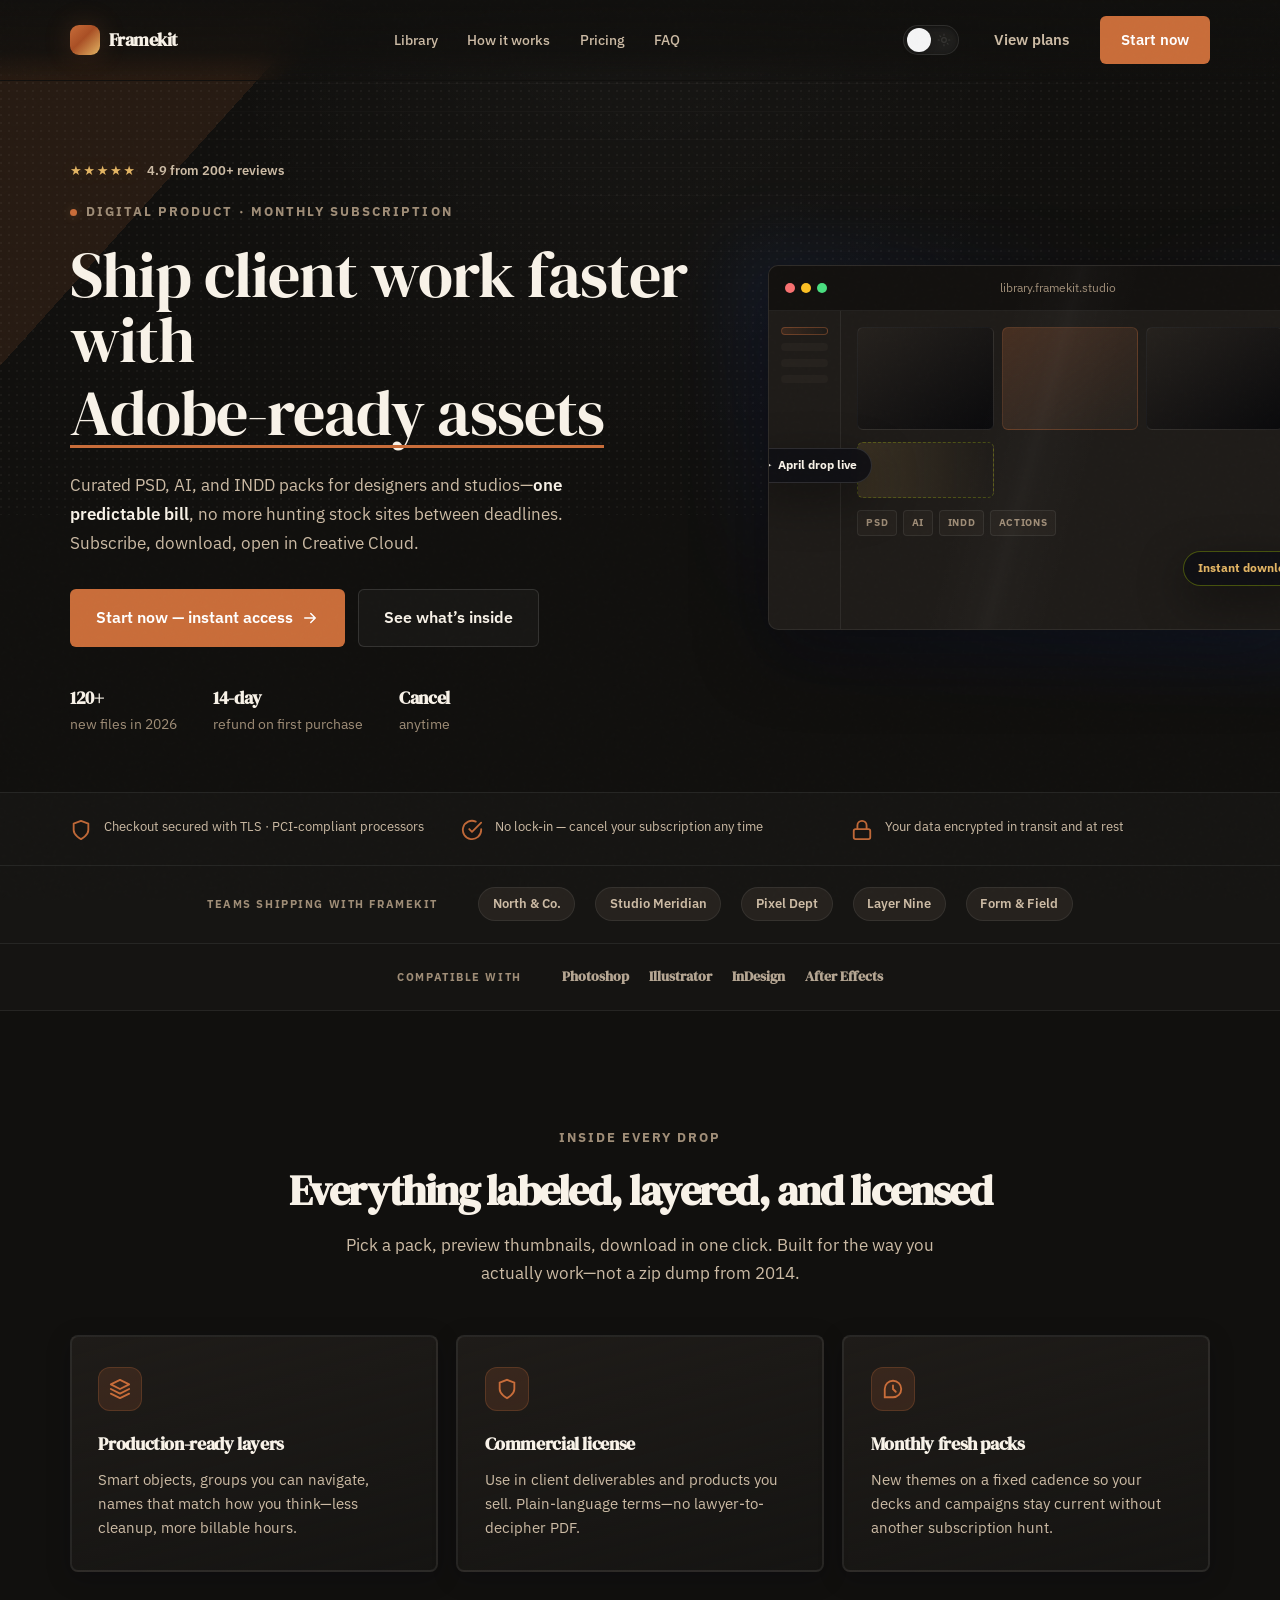
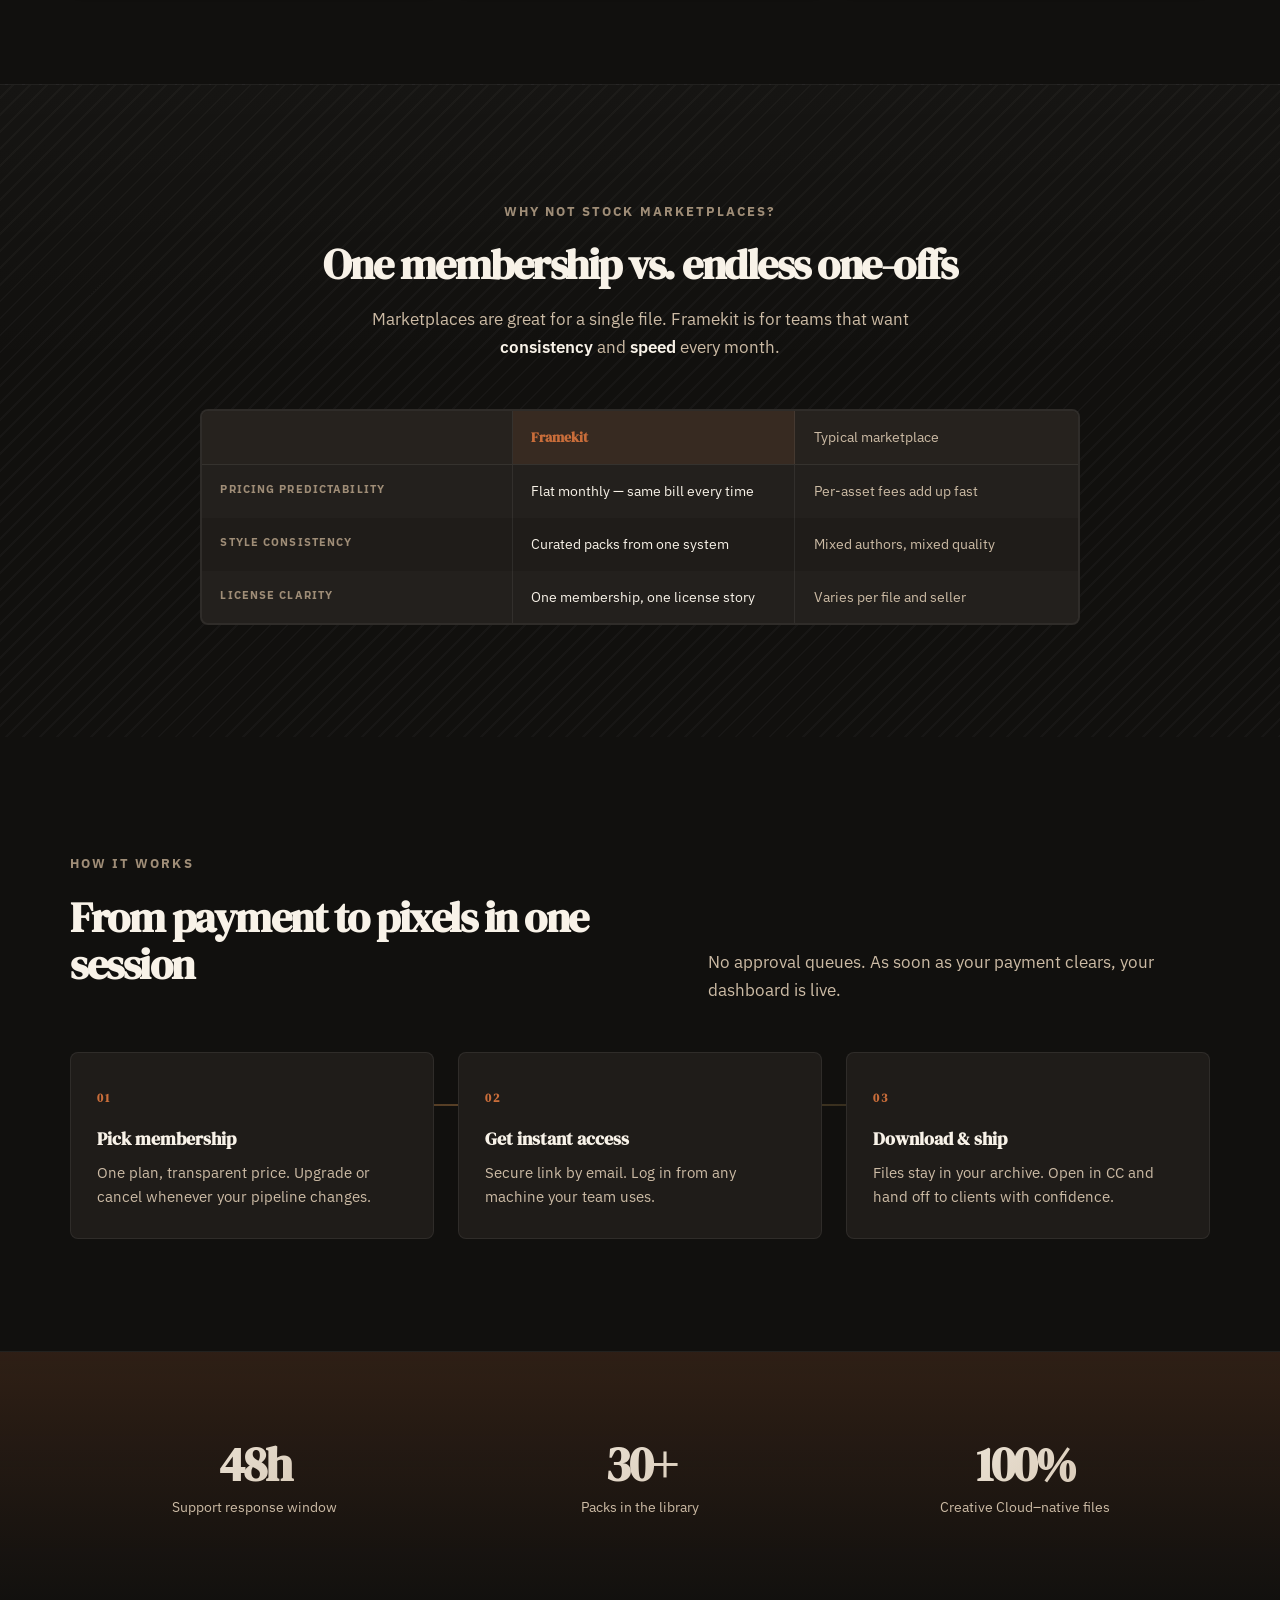
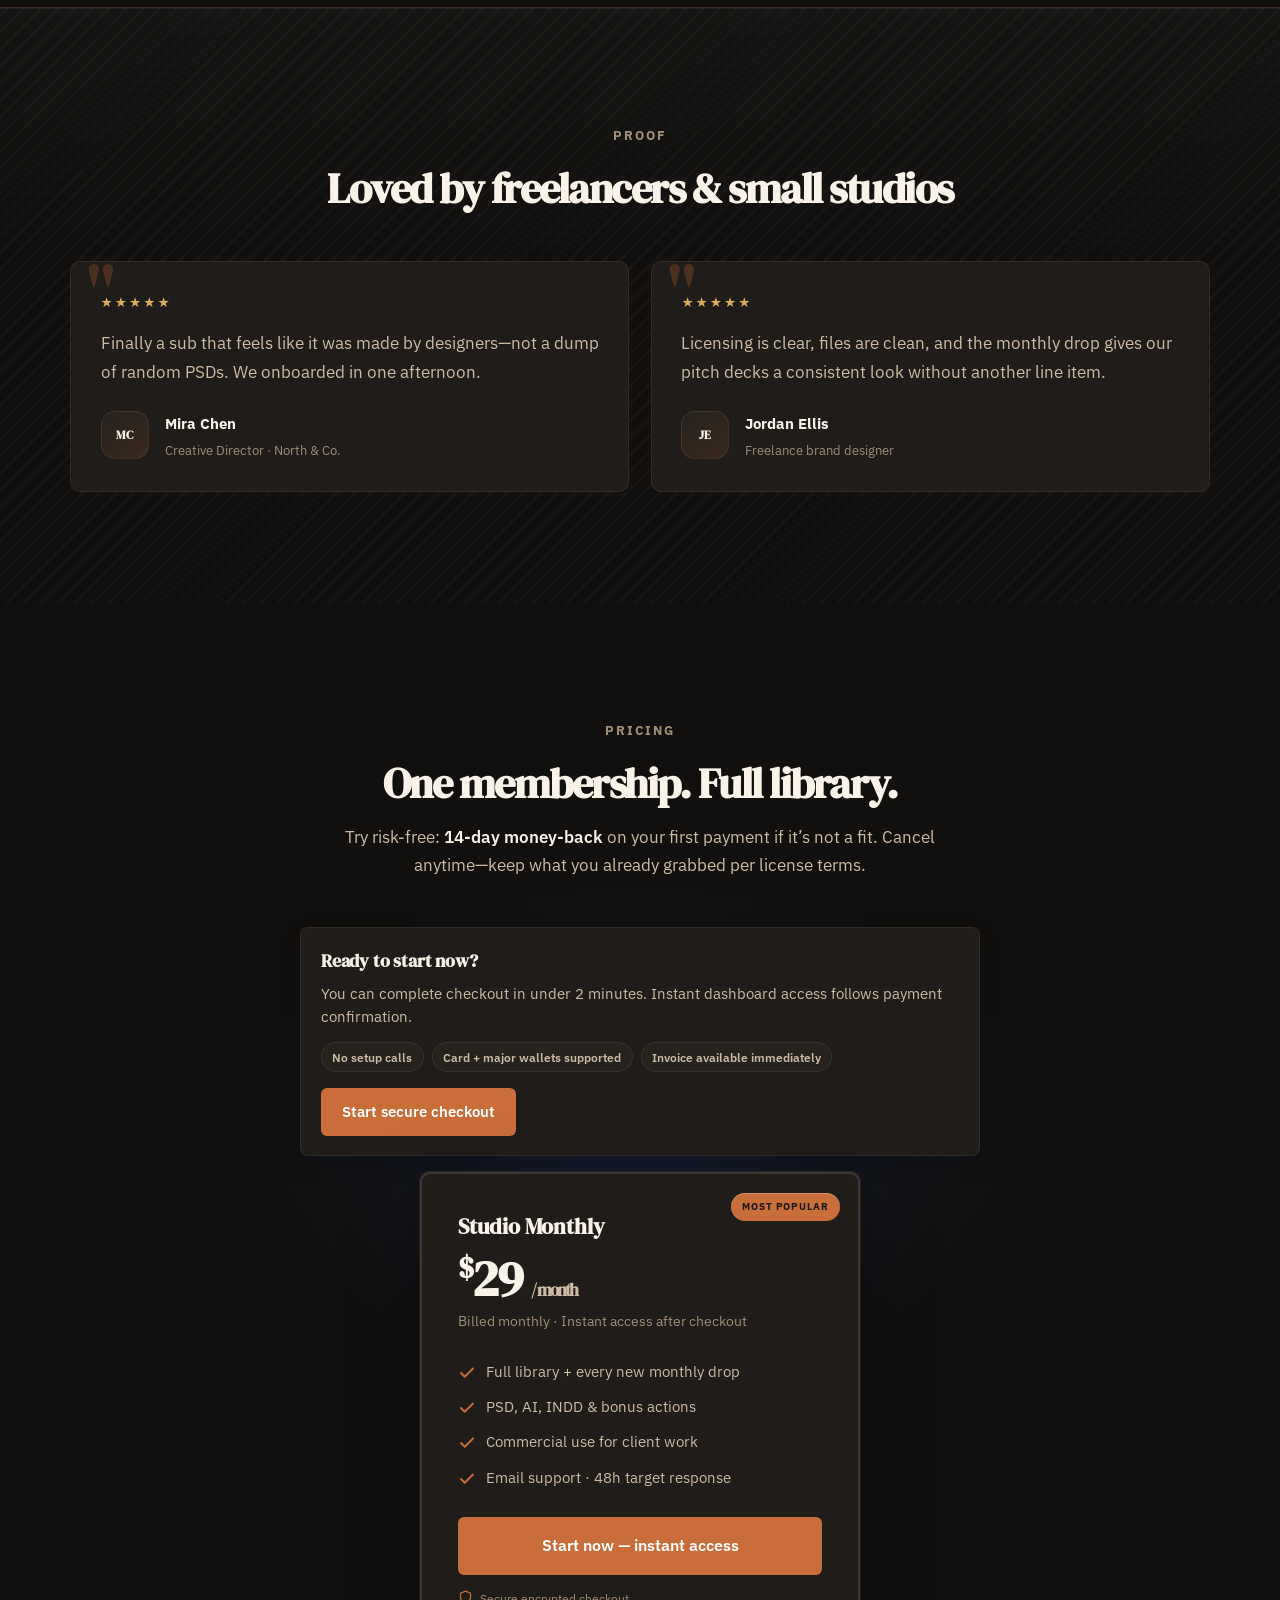
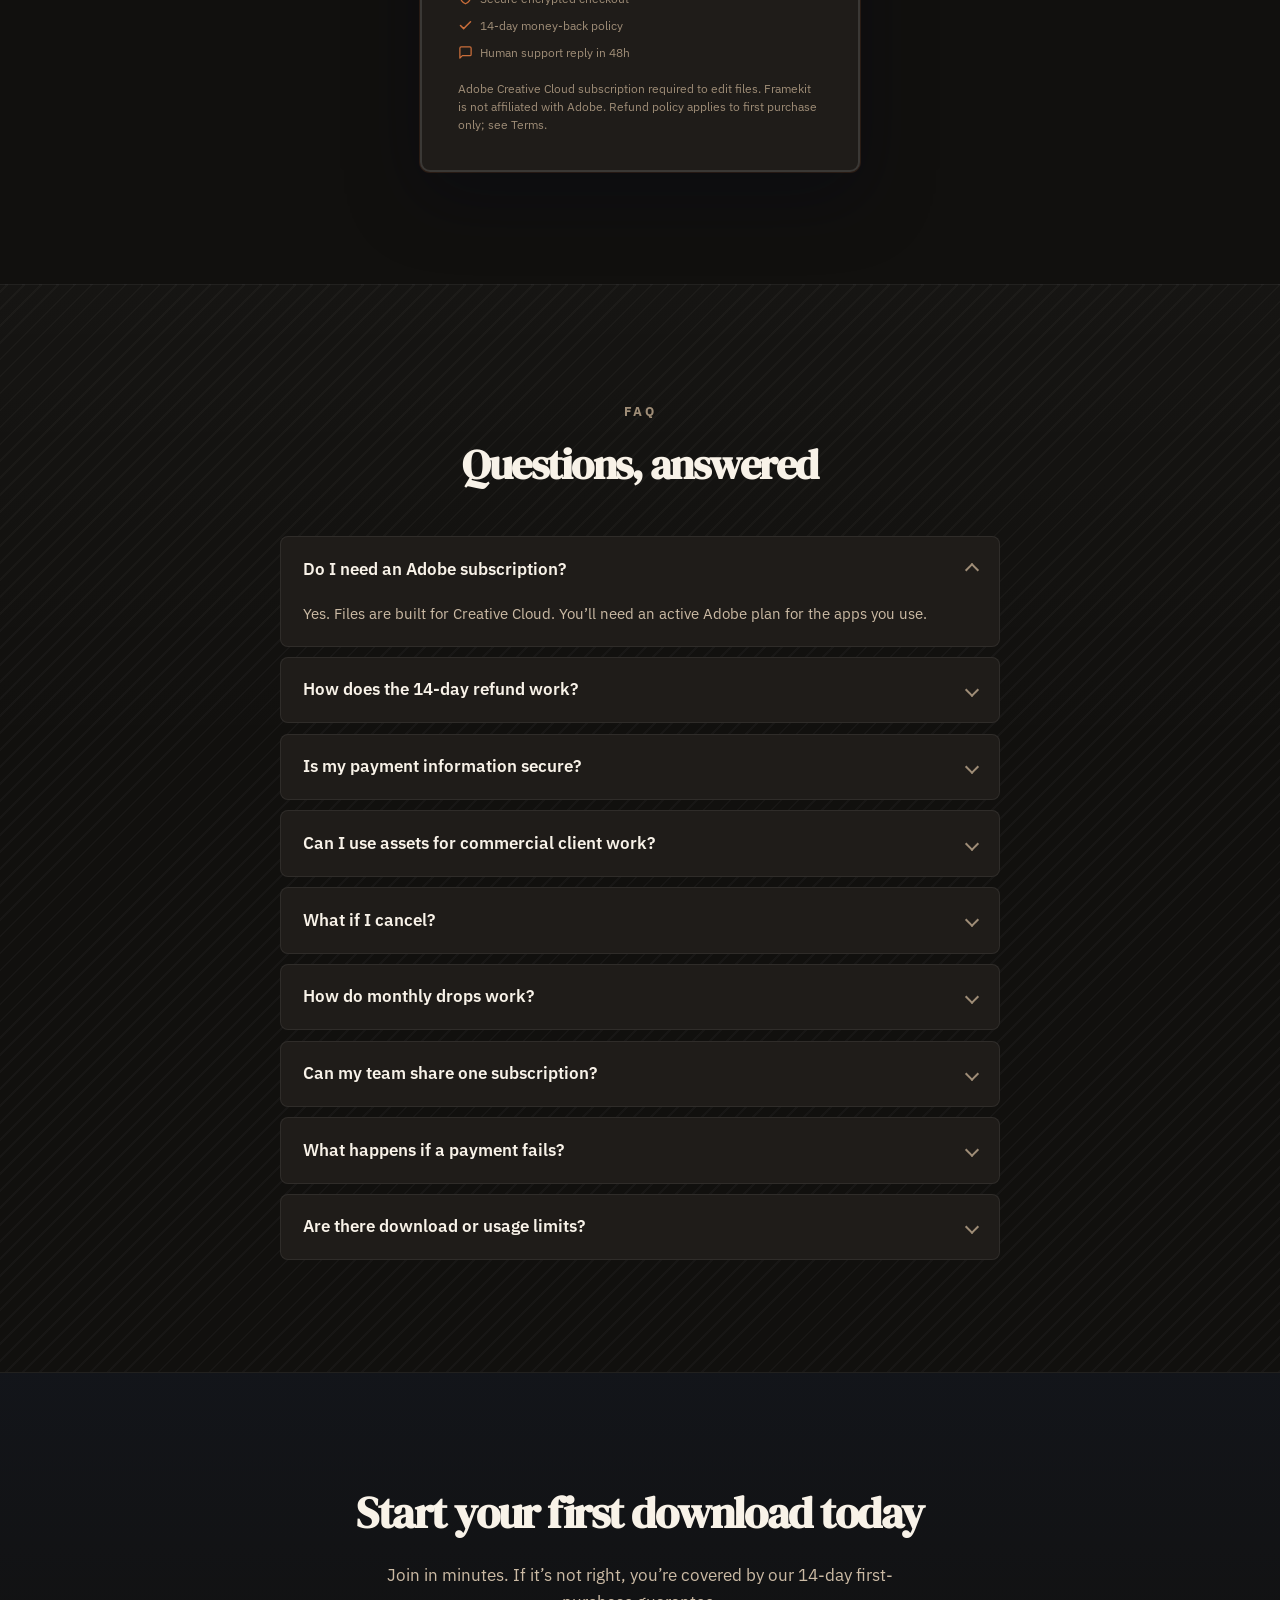
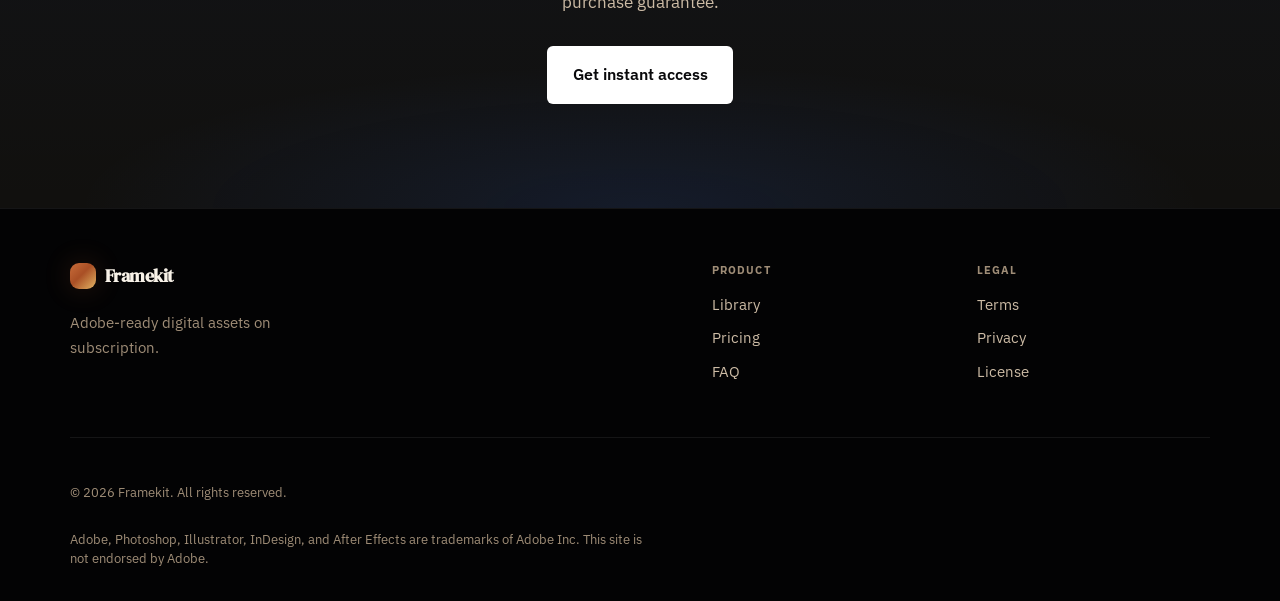
<file: index.html>
<!DOCTYPE html>
<html lang="en" data-theme="dark">
  <head>
    <meta charset="UTF-8" />
    <script>
      (function () {
        var key = "framekit-theme";
        var stored = localStorage.getItem(key);
        var theme = stored === "light" || stored === "dark" ? stored : "dark";
        document.documentElement.setAttribute("data-theme", theme);
      })();
    </script>
    <meta
      name="viewport"
      content="width=device-width, initial-scale=1.0, viewport-fit=cover"
    />
    <title>Framekit — Adobe-ready assets, monthly</title>
    <meta
      name="description"
      content="Premium Photoshop, Illustrator & InDesign templates. New packs every month. Commercial license. Start in minutes."
    />
    <link rel="preconnect" href="https://fonts.googleapis.com" />
    <link rel="preconnect" href="https://fonts.gstatic.com" crossorigin />
    <link
      href="https://fonts.googleapis.com/css2?family=DM+Serif+Display:ital@0;1&family=IBM+Plex+Sans:wght@400;500;600;700&display=swap"
      rel="stylesheet"
    />
    <link rel="stylesheet" href="styles.css" />
  </head>
  <body class="is-preloading">
    <a class="skip-link" href="#main">Skip to content</a>
    <div class="preloader" id="preloader" aria-hidden="true">
      <div class="preloader__content">
        <p class="preloader__wordmark" aria-hidden="true">Framekit</p>
        <p class="preloader__label">Loading</p>
      </div>
    </div>
    <div class="noise" aria-hidden="true"></div>
    <div class="nav-overlay" id="nav-overlay" aria-hidden="true"></div>
    <div class="newsletter-overlay" id="newsletter-overlay" aria-hidden="true"></div>
    <section
      class="newsletter-modal"
      id="newsletter-modal"
      role="dialog"
      aria-modal="true"
      aria-labelledby="newsletter-title"
      aria-describedby="newsletter-copy"
      aria-hidden="true"
      tabindex="-1"
    >
      <button type="button" class="newsletter-modal__close" id="newsletter-close" aria-label="Close newsletter popup">
        <svg width="18" height="18" viewBox="0 0 24 24" fill="none" aria-hidden="true">
          <path d="M18 6L6 18M6 6l12 12" stroke="currentColor" stroke-width="2.25" stroke-linecap="round" stroke-linejoin="round" />
        </svg>
      </button>
      <p class="newsletter-modal__eyebrow">Newsletter</p>
      <h2 class="newsletter-modal__title" id="newsletter-title">Get monthly creative drops</h2>
      <p class="newsletter-modal__copy" id="newsletter-copy">
        New Adobe-ready assets, workflow tips, and curated resources. No spam, unsubscribe anytime.
      </p>
      <form class="newsletter-modal__form" id="newsletter-form">
        <label class="visually-hidden" for="newsletter-email">Email address</label>
        <input id="newsletter-email" name="email" type="email" autocomplete="email" placeholder="you@studio.com" required />
        <button class="btn btn--primary" type="submit">Subscribe</button>
      </form>
      <p class="newsletter-modal__footnote">By subscribing, you agree to our <a href="privacy.html">Privacy Policy</a>.</p>
    </section>
    <button
      type="button"
      class="nav-menu-close"
      id="nav-menu-close"
      aria-label="Close menu"
      aria-hidden="true"
      tabindex="-1"
    >
      <svg width="22" height="22" viewBox="0 0 24 24" fill="none" aria-hidden="true">
        <path d="M18 6L6 18M6 6l12 12" stroke="currentColor" stroke-width="2.25" stroke-linecap="round" stroke-linejoin="round" />
      </svg>
    </button>

    <header class="nav" id="site-nav">
      <div class="nav__inner">
        <a class="logo" href="#" aria-label="Framekit home">
          <span class="logo__mark" aria-hidden="true"></span>
          Framekit
        </a>
        <nav class="nav__links" aria-label="Primary">
          <a href="#library">Library</a>
          <a href="#how">How it works</a>
          <a href="#pricing">Pricing</a>
          <a href="#faq">FAQ</a>
        </nav>
        <div class="nav__aside">
          <button
            type="button"
            class="theme-toggle"
            id="theme-toggle"
            aria-label="Switch to light theme"
            title="Color theme"
          >
            <span class="theme-toggle__track" aria-hidden="true">
              <span class="theme-toggle__glyph theme-toggle__glyph--moon">
                <svg width="14" height="14" viewBox="0 0 24 24" fill="none">
                  <path d="M21 12.79A9 9 0 1 1 11.21 3 7 7 0 0 0 21 12.79z" stroke="currentColor" stroke-width="2" stroke-linecap="round" stroke-linejoin="round" />
                </svg>
              </span>
              <span class="theme-toggle__glyph theme-toggle__glyph--sun">
                <svg width="14" height="14" viewBox="0 0 24 24" fill="none">
                  <circle cx="12" cy="12" r="4" stroke="currentColor" stroke-width="2" />
                  <path d="M12 2v2M12 20v2M4.93 4.93l1.41 1.41M17.66 17.66l1.41 1.41M2 12h2M20 12h2" stroke="currentColor" stroke-width="2" stroke-linecap="round" />
                </svg>
              </span>
              <span class="theme-toggle__thumb"></span>
            </span>
            <span class="visually-hidden">Toggle light and dark theme</span>
          </button>
          <div class="nav__actions">
            <a class="btn btn--ghost" href="#pricing">View plans</a>
            <a class="btn btn--primary" href="#pricing">Start now</a>
          </div>
          <button class="nav__toggle" type="button" aria-label="Open menu" aria-expanded="false">
            <span></span><span></span>
          </button>
        </div>
      </div>
    </header>

    <main id="main">
      <section class="hero" aria-labelledby="hero-heading">
        <div class="hero__mesh" aria-hidden="true"></div>
        <div class="hero__spotlight" aria-hidden="true"></div>
        <div class="hero__grid" aria-hidden="true"></div>
        <div class="container hero__layout">
          <div class="hero__content">
            <div class="hero__rating reveal" data-reveal>
              <span class="hero__stars" aria-hidden="true">★★★★★</span>
              <span class="hero__rating-text"><span class="visually-hidden">Rated 4.9 out of 5.</span>4.9 from 200+ reviews</span>
            </div>
            <p class="eyebrow reveal" data-reveal>
              <span class="eyebrow__dot" aria-hidden="true"></span>
              Digital product · Monthly subscription
            </p>
            <h1 id="hero-heading" class="hero__title reveal" data-reveal>
              Ship client work faster with
              <span class="hero__title-accent">Adobe-ready assets</span>
            </h1>
            <p class="hero__lead reveal" data-reveal>
              Curated PSD, AI, and INDD packs for designers and studios—<strong>one predictable bill</strong>, no more hunting stock sites between deadlines. Subscribe, download, open in Creative Cloud.
            </p>
            <div class="hero__ctas reveal" data-reveal>
              <a class="btn btn--primary btn--lg" href="#pricing">
                Start now — instant access
                <svg width="18" height="18" viewBox="0 0 24 24" fill="none" aria-hidden="true">
                  <path d="M5 12h14M13 6l6 6-6 6" stroke="currentColor" stroke-width="2" stroke-linecap="round" stroke-linejoin="round"/>
                </svg>
              </a>
              <a class="btn btn--outline btn--lg" href="#library">See what’s inside</a>
            </div>
            <ul class="hero__stats reveal" data-reveal>
              <li><strong>120+</strong> new files in 2026</li>
              <li><strong>14-day</strong> refund on first purchase</li>
              <li><strong>Cancel</strong> anytime</li>
            </ul>
          </div>
          <div class="hero__visual reveal" data-reveal>
            <div class="hero__visual-ring" aria-hidden="true"></div>
            <div class="mock mock--shine">
              <div class="mock__chrome">
                <span></span><span></span><span></span>
                <span class="mock__url">library.framekit.studio</span>
              </div>
              <div class="mock__body">
                <aside class="mock__sidebar" aria-hidden="true">
                  <div class="mock__nav-item mock__nav-item--active"></div>
                  <div class="mock__nav-item"></div>
                  <div class="mock__nav-item"></div>
                  <div class="mock__nav-item"></div>
                </aside>
                <div class="mock__main">
                  <div class="mock__row">
                    <div class="mock__card"></div>
                    <div class="mock__card mock__card--accent"></div>
                    <div class="mock__card"></div>
                  </div>
                  <div class="mock__row mock__row--wide">
                    <div class="mock__banner"></div>
                  </div>
                  <div class="mock__tags">
                    <span>PSD</span><span>AI</span><span>INDD</span><span>Actions</span>
                  </div>
                </div>
              </div>
              <div class="mock__float mock__float--a">
                <span class="mock__float-icon" aria-hidden="true">✦</span>
                <span>April drop live</span>
              </div>
              <div class="mock__float mock__float--b">
                <span>Instant download</span>
              </div>
            </div>
          </div>
        </div>
      </section>

      <section class="trust-bar">
        <div class="container trust-bar__inner">
          <div class="trust-bar__item reveal" data-reveal>
            <svg class="trust-bar__icon" width="22" height="22" viewBox="0 0 24 24" fill="none" aria-hidden="true">
              <path d="M12 22s8-4 8-10V5l-8-3-8 3v7c0 6 8 10 8 10z" stroke="currentColor" stroke-width="2" stroke-linecap="round" stroke-linejoin="round"/>
            </svg>
            <span>Checkout secured with TLS · PCI-compliant processors</span>
          </div>
          <div class="trust-bar__item reveal" data-reveal>
            <svg class="trust-bar__icon" width="22" height="22" viewBox="0 0 24 24" fill="none" aria-hidden="true">
              <path d="M22 11.08V12a10 10 0 1 1-5.93-9.14" stroke="currentColor" stroke-width="2" stroke-linecap="round" stroke-linejoin="round"/>
              <path d="M22 4L12 14.01l-3-3" stroke="currentColor" stroke-width="2" stroke-linecap="round" stroke-linejoin="round"/>
            </svg>
            <span>No lock-in — cancel your subscription any time</span>
          </div>
          <div class="trust-bar__item reveal" data-reveal>
            <svg class="trust-bar__icon" width="22" height="22" viewBox="0 0 24 24" fill="none" aria-hidden="true">
              <rect x="3" y="11" width="18" height="11" rx="2" stroke="currentColor" stroke-width="2"/>
              <path d="M7 11V7a5 5 0 0 1 10 0v4" stroke="currentColor" stroke-width="2" stroke-linecap="round"/>
            </svg>
            <span>Your data encrypted in transit and at rest</span>
          </div>
        </div>
      </section>

      <section class="strip strip--clients">
        <div class="container strip__inner">
          <p class="strip__label">Teams shipping with Framekit</p>
          <ul class="strip__clients" aria-label="Example customer names">
            <li>North &amp; Co.</li>
            <li>Studio Meridian</li>
            <li>Pixel Dept</li>
            <li>Layer Nine</li>
            <li>Form &amp; Field</li>
          </ul>
        </div>
      </section>

      <section class="strip strip--apps">
        <div class="container strip__inner">
          <p class="strip__label">Compatible with</p>
          <ul class="strip__logos" aria-label="Adobe applications">
            <li>Photoshop</li>
            <li>Illustrator</li>
            <li>InDesign</li>
            <li>After Effects</li>
          </ul>
        </div>
      </section>

      <section id="library" class="section">
        <div class="container">
          <header class="section__head">
            <p class="eyebrow reveal" data-reveal>Inside every drop</p>
            <h2 class="section__title reveal" data-reveal>
              Everything labeled, layered, and licensed
            </h2>
            <p class="section__sub reveal" data-reveal>
              Pick a pack, preview thumbnails, download in one click. Built for the way you actually work—not a zip dump from 2014.
            </p>
          </header>
          <div class="cards cards--3">
            <article class="card card--elevated reveal" data-reveal>
              <div class="card__icon-wrap" aria-hidden="true">
                <svg width="22" height="22" viewBox="0 0 24 24" fill="none"><path d="M12 2L2 7l10 5 10-5-10-5zM2 17l10 5 10-5M2 12l10 5 10-5" stroke="currentColor" stroke-width="2" stroke-linecap="round" stroke-linejoin="round"/></svg>
              </div>
              <h3 class="card__title">Production-ready layers</h3>
              <p class="card__text">Smart objects, groups you can navigate, names that match how you think—less cleanup, more billable hours.</p>
            </article>
            <article class="card card--elevated reveal" data-reveal>
              <div class="card__icon-wrap" aria-hidden="true">
                <svg width="22" height="22" viewBox="0 0 24 24" fill="none"><path d="M12 22s8-4 8-10V5l-8-3-8 3v7c0 6 8 10 8 10z" stroke="currentColor" stroke-width="2"/></svg>
              </div>
              <h3 class="card__title">Commercial license</h3>
              <p class="card__text">Use in client deliverables and products you sell. Plain-language terms—no lawyer-to-decipher PDF.</p>
            </article>
            <article class="card card--elevated reveal" data-reveal>
              <div class="card__icon-wrap" aria-hidden="true">
                <svg width="22" height="22" viewBox="0 0 24 24" fill="none"><path d="M21 12a9 9 0 0 1-9 9H3v-9a9 9 0 0 1 18 0z" stroke="currentColor" stroke-width="2"/><path d="M12 8v4l3 3" stroke="currentColor" stroke-width="2" stroke-linecap="round"/></svg>
              </div>
              <h3 class="card__title">Monthly fresh packs</h3>
              <p class="card__text">New themes on a fixed cadence so your decks and campaigns stay current without another subscription hunt.</p>
            </article>
          </div>
        </div>
      </section>

      <section id="compare" class="section section--dim">
        <div class="container">
          <header class="section__head">
            <p class="eyebrow reveal" data-reveal>Why not stock marketplaces?</p>
            <h2 class="section__title reveal" data-reveal>One membership vs. endless one-offs</h2>
            <p class="section__sub reveal" data-reveal>
              Marketplaces are great for a single file. Framekit is for teams that want <em>consistency</em> and <em>speed</em> every month.
            </p>
          </header>
          <div class="compare reveal" data-reveal>
            <div class="compare__head">
              <div class="compare__cell compare__cell--label"></div>
              <div class="compare__cell compare__cell--brand">Framekit</div>
              <div class="compare__cell compare__cell--muted">Typical marketplace</div>
            </div>
            <div class="compare__row">
              <div class="compare__cell compare__cell--label">Pricing predictability</div>
              <div class="compare__cell">Flat monthly — same bill every time</div>
              <div class="compare__cell compare__cell--muted">Per-asset fees add up fast</div>
            </div>
            <div class="compare__row">
              <div class="compare__cell compare__cell--label">Style consistency</div>
              <div class="compare__cell">Curated packs from one system</div>
              <div class="compare__cell compare__cell--muted">Mixed authors, mixed quality</div>
            </div>
            <div class="compare__row">
              <div class="compare__cell compare__cell--label">License clarity</div>
              <div class="compare__cell">One membership, one license story</div>
              <div class="compare__cell compare__cell--muted">Varies per file and seller</div>
            </div>
          </div>
        </div>
      </section>

      <section id="how" class="section">
        <div class="container">
          <header class="section__head section__head--row">
            <div>
              <p class="eyebrow reveal" data-reveal>How it works</p>
              <h2 class="section__title reveal" data-reveal>From payment to pixels in one session</h2>
            </div>
            <p class="section__sub section__sub--narrow reveal" data-reveal>
              No approval queues. As soon as your payment clears, your dashboard is live.
            </p>
          </header>
          <ol class="steps steps--connected">
            <li class="step reveal" data-reveal>
              <span class="step__num">01</span>
              <h3 class="step__title">Pick membership</h3>
              <p class="step__text">One plan, transparent price. Upgrade or cancel whenever your pipeline changes.</p>
            </li>
            <li class="step reveal" data-reveal>
              <span class="step__num">02</span>
              <h3 class="step__title">Get instant access</h3>
              <p class="step__text">Secure link by email. Log in from any machine your team uses.</p>
            </li>
            <li class="step reveal" data-reveal>
              <span class="step__num">03</span>
              <h3 class="step__title">Download &amp; ship</h3>
              <p class="step__text">Files stay in your archive. Open in CC and hand off to clients with confidence.</p>
            </li>
          </ol>
        </div>
      </section>

      <section class="section section--metrics">
        <div class="container metrics">
          <div class="metrics__item reveal" data-reveal>
            <span class="metrics__value">48h</span>
            <span class="metrics__label">Support response window</span>
          </div>
          <div class="metrics__item reveal" data-reveal>
            <span class="metrics__value">30+</span>
            <span class="metrics__label">Packs in the library</span>
          </div>
          <div class="metrics__item reveal" data-reveal>
            <span class="metrics__value">100%</span>
            <span class="metrics__label">Creative Cloud–native files</span>
          </div>
        </div>
      </section>

      <section class="section section--dim">
        <div class="container">
          <header class="section__head">
            <p class="eyebrow reveal" data-reveal>Proof</p>
            <h2 class="section__title reveal" data-reveal>Loved by freelancers &amp; small studios</h2>
          </header>
          <div class="testimonials">
            <blockquote class="quote quote--premium reveal" data-reveal>
              <div class="quote__stars" aria-hidden="true">★★★★★</div>
              <p class="quote__text">Finally a sub that feels like it was made by designers—not a dump of random PSDs. We onboarded in one afternoon.</p>
              <footer class="quote__foot">
                <div class="quote__avatar" aria-hidden="true">
                  <span>MC</span>
                </div>
                <div>
                  <cite>Mira Chen</cite>
                  <span class="quote__role">Creative Director · North &amp; Co.</span>
                </div>
              </footer>
            </blockquote>
            <blockquote class="quote quote--premium reveal" data-reveal>
              <div class="quote__stars" aria-hidden="true">★★★★★</div>
              <p class="quote__text">Licensing is clear, files are clean, and the monthly drop gives our pitch decks a consistent look without another line item.</p>
              <footer class="quote__foot">
                <div class="quote__avatar" aria-hidden="true">
                  <span>JE</span>
                </div>
                <div>
                  <cite>Jordan Ellis</cite>
                  <span class="quote__role">Freelance brand designer</span>
                </div>
              </footer>
            </blockquote>
          </div>
        </div>
      </section>

      <section id="pricing" class="section section--pricing">
        <div class="container">
          <header class="section__head">
            <p class="eyebrow reveal" data-reveal>Pricing</p>
            <h2 class="section__title reveal" data-reveal>One membership. Full library.</h2>
            <p class="section__sub reveal" data-reveal>
              Try risk-free: <strong>14-day money-back</strong> on your first payment if it’s not a fit. Cancel anytime—keep what you already grabbed per license terms.
            </p>
          </header>
          <section class="checkout-intent reveal" data-reveal aria-label="Checkout readiness">
            <h3 class="checkout-intent__title">Ready to start now?</h3>
            <p class="checkout-intent__copy">You can complete checkout in under 2 minutes. Instant dashboard access follows payment confirmation.</p>
            <ul class="checkout-intent__list">
              <li>No setup calls</li>
              <li>Card + major wallets supported</li>
              <li>Invoice available immediately</li>
            </ul>
            <a class="btn btn--primary" href="#">Start secure checkout</a>
          </section>
          <div class="pricing">
            <div class="pricing__glow" aria-hidden="true"></div>
            <div class="pricing__card reveal" data-reveal>
              <div class="pricing__badge">Most popular</div>
              <h3 class="pricing__name">Studio Monthly</h3>
              <p class="pricing__price">
                <span class="pricing__currency">$</span>29
                <span class="pricing__period">/ month</span>
              </p>
              <p class="pricing__note">Billed monthly · Instant access after checkout</p>
              <ul class="pricing__features">
                <li>
                  <svg width="18" height="18" viewBox="0 0 24 24" fill="none" aria-hidden="true"><path d="M20 6L9 17l-5-5" stroke="currentColor" stroke-width="2.5" stroke-linecap="round" stroke-linejoin="round"/></svg>
                  Full library + every new monthly drop
                </li>
                <li>
                  <svg width="18" height="18" viewBox="0 0 24 24" fill="none" aria-hidden="true"><path d="M20 6L9 17l-5-5" stroke="currentColor" stroke-width="2.5" stroke-linecap="round" stroke-linejoin="round"/></svg>
                  PSD, AI, INDD &amp; bonus actions
                </li>
                <li>
                  <svg width="18" height="18" viewBox="0 0 24 24" fill="none" aria-hidden="true"><path d="M20 6L9 17l-5-5" stroke="currentColor" stroke-width="2.5" stroke-linecap="round" stroke-linejoin="round"/></svg>
                  Commercial use for client work
                </li>
                <li>
                  <svg width="18" height="18" viewBox="0 0 24 24" fill="none" aria-hidden="true"><path d="M20 6L9 17l-5-5" stroke="currentColor" stroke-width="2.5" stroke-linecap="round" stroke-linejoin="round"/></svg>
                  Email support · 48h target response
                </li>
              </ul>
              <a class="btn btn--primary btn--block btn--lg" href="#">Start now — instant access</a>
              <ul class="pricing__trust" aria-label="Checkout trust signals">
                <li>
                  <svg width="15" height="15" viewBox="0 0 24 24" fill="none" aria-hidden="true"><path d="M12 22s8-4 8-10V5l-8-3-8 3v7c0 6 8 10 8 10z" stroke="currentColor" stroke-width="2"/></svg>
                  Secure encrypted checkout
                </li>
                <li>
                  <svg width="15" height="15" viewBox="0 0 24 24" fill="none" aria-hidden="true"><path d="M20 6L9 17l-5-5" stroke="currentColor" stroke-width="2.4" stroke-linecap="round" stroke-linejoin="round"/></svg>
                  14-day money-back policy
                </li>
                <li>
                  <svg width="15" height="15" viewBox="0 0 24 24" fill="none" aria-hidden="true"><path d="M21 15a2 2 0 0 1-2 2H7l-4 4V5a2 2 0 0 1 2-2h14a2 2 0 0 1 2 2z" stroke="currentColor" stroke-width="2" stroke-linecap="round" stroke-linejoin="round"/></svg>
                  Human support reply in 48h
                </li>
              </ul>
              <p class="pricing__fine">Adobe Creative Cloud subscription required to edit files. Framekit is not affiliated with Adobe. Refund policy applies to first purchase only; see Terms.</p>
            </div>
          </div>
        </div>
      </section>

      <section id="faq" class="section section--dim">
        <div class="container container--narrow">
          <header class="section__head">
            <p class="eyebrow reveal" data-reveal>FAQ</p>
            <h2 class="section__title reveal" data-reveal>Questions, answered</h2>
          </header>
          <div class="faq">
            <details class="faq__item reveal" data-reveal open>
              <summary>Do I need an Adobe subscription?</summary>
              <p>Yes. Files are built for Creative Cloud. You’ll need an active Adobe plan for the apps you use.</p>
            </details>
            <details class="faq__item reveal" data-reveal>
              <summary>How does the 14-day refund work?</summary>
              <p>If your first payment isn’t a fit, email support within 14 days for a full refund. After that, standard billing applies—see Terms for edge cases.</p>
            </details>
            <details class="faq__item reveal" data-reveal>
              <summary>Is my payment information secure?</summary>
              <p>We never store your full card on our servers. Checkout runs through PCI-compliant payment providers over encrypted TLS.</p>
            </details>
            <details class="faq__item reveal" data-reveal>
              <summary>Can I use assets for commercial client work?</summary>
              <p>Yes—your membership covers commercial use for work you create. You can’t resell or redistribute the raw source files.</p>
            </details>
            <details class="faq__item reveal" data-reveal>
              <summary>What if I cancel?</summary>
              <p>Cancel anytime from your account. You keep files you already downloaded, subject to the license terms in effect when you subscribed.</p>
            </details>
            <details class="faq__item reveal" data-reveal>
              <summary>How do monthly drops work?</summary>
              <p>New packs publish on the same day each month. You’ll get an email and they appear at the top of your dashboard.</p>
            </details>
            <details class="faq__item reveal" data-reveal>
              <summary>Can my team share one subscription?</summary>
              <p>Subscriptions are intended per user/seat unless your plan explicitly includes team seats. Contact support for multi-seat options and billing.</p>
            </details>
            <details class="faq__item reveal" data-reveal>
              <summary>What happens if a payment fails?</summary>
              <p>We retry failed payments automatically and notify you by email. During an unresolved billing period, access may pause until payment is updated.</p>
            </details>
            <details class="faq__item reveal" data-reveal>
              <summary>Are there download or usage limits?</summary>
              <p>No artificial download caps for normal use. Abuse protections may trigger temporary limits to protect platform stability and licensing compliance.</p>
            </details>
          </div>
        </div>
      </section>

      <section class="cta-final" aria-labelledby="cta-final-heading">
        <div class="cta-final__bg" aria-hidden="true"></div>
        <div class="container cta-final__inner">
          <div class="cta-final__content reveal" data-reveal>
            <h2 id="cta-final-heading" class="cta-final__title">Start your first download today</h2>
            <p class="cta-final__text">Join in minutes. If it’s not right, you’re covered by our 14-day first-purchase guarantee.</p>
            <a class="btn btn--light btn--lg" href="#pricing">Get instant access</a>
          </div>
        </div>
      </section>
    </main>

    <footer class="footer">
      <div class="container footer__grid">
        <div>
          <a class="logo logo--footer" href="#" aria-label="Framekit home">
            <span class="logo__mark" aria-hidden="true"></span>
            Framekit
          </a>
          <p class="footer__tagline">Adobe-ready digital assets on subscription.</p>
        </div>
        <div class="footer__cols">
          <div>
            <p class="footer__label">Product</p>
            <a href="#library">Library</a>
            <a href="#pricing">Pricing</a>
            <a href="#faq">FAQ</a>
          </div>
          <div>
            <p class="footer__label">Legal</p>
            <a href="terms.html">Terms</a>
            <a href="privacy.html">Privacy</a>
            <a href="license.html">License</a>
          </div>
        </div>
      </div>
      <div class="container footer__bottom">
        <p>© 2026 Framekit. All rights reserved.</p>
        <p class="footer__disclaimer">Adobe, Photoshop, Illustrator, InDesign, and After Effects are trademarks of Adobe Inc. This site is not endorsed by Adobe.</p>
      </div>
    </footer>

    <div class="mobile-sticky-cta" id="mobile-sticky-cta" aria-hidden="true">
      <p class="mobile-sticky-cta__text">Start today — $29/month</p>
      <a class="btn btn--primary btn--block" href="#">Start secure checkout</a>
    </div>

    <script src="main.js"></script>
  </body>
</html>
</file>
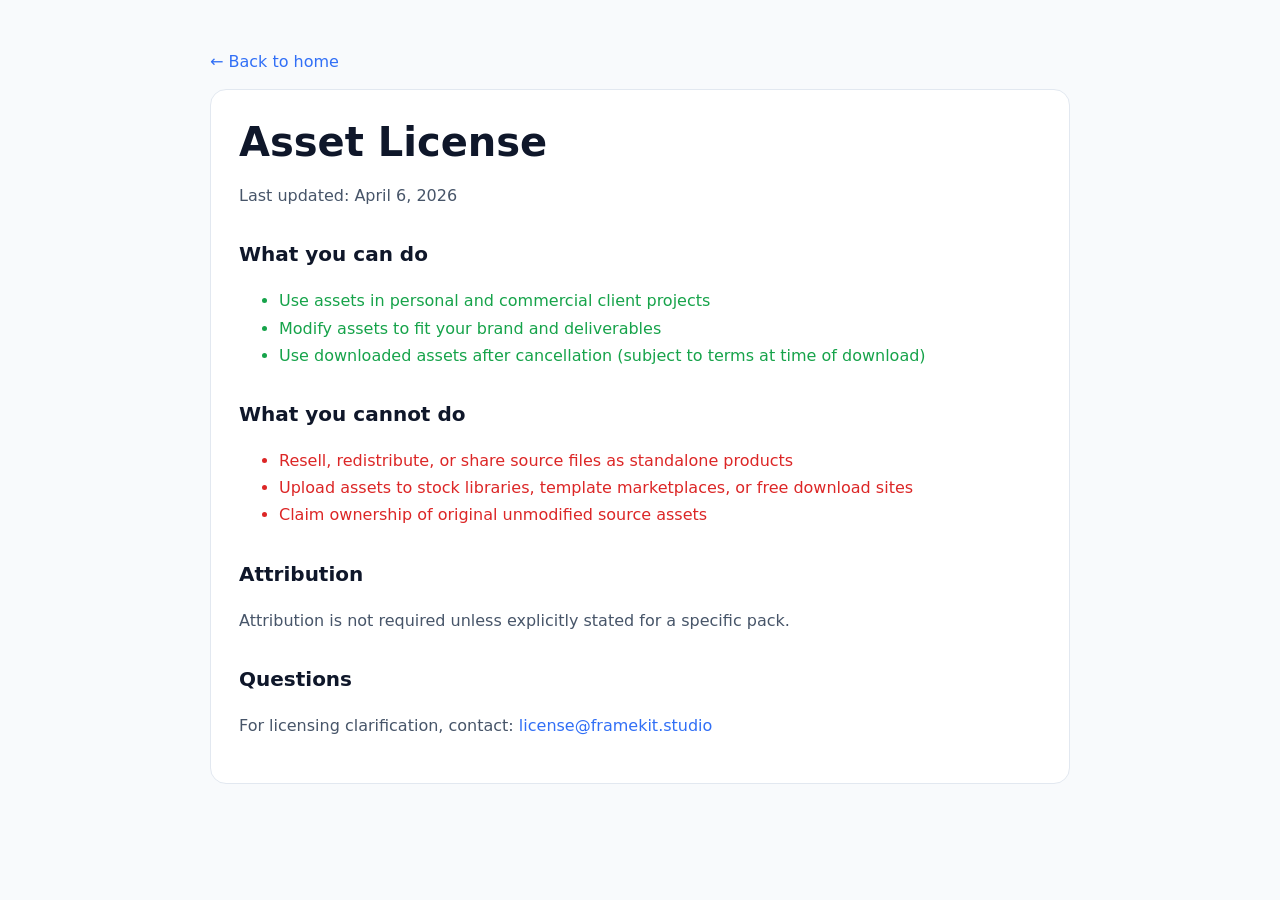
<file: license.html>
<!DOCTYPE html>
<html lang="en">
  <head>
    <meta charset="UTF-8" />
    <meta name="viewport" content="width=device-width, initial-scale=1.0" />
    <title>License - Framekit</title>
    <style>
      :root {
        color-scheme: light dark;
        --bg: #f8fafc;
        --surface: #ffffff;
        --text: #0f172a;
        --muted: #475569;
        --border: #e2e8f0;
        --accent: #316ff6;
      }
      @media (prefers-color-scheme: dark) {
        :root {
          --bg: #0f172a;
          --surface: #111827;
          --text: #f8fafc;
          --muted: #94a3b8;
          --border: #334155;
          --accent: #92bdf9;
        }
      }
      * {
        box-sizing: border-box;
      }
      body {
        margin: 0;
        font-family: Inter, system-ui, -apple-system, Segoe UI, Roboto, Arial, sans-serif;
        background: var(--bg);
        color: var(--text);
        line-height: 1.7;
      }
      .wrap {
        width: min(860px, 92vw);
        margin: 48px auto;
      }
      .card {
        background: var(--surface);
        border: 1px solid var(--border);
        border-radius: 16px;
        padding: 28px;
      }
      h1 {
        margin: 0 0 8px;
        font-size: clamp(28px, 4vw, 40px);
        line-height: 1.2;
      }
      h2 {
        margin-top: 28px;
        margin-bottom: 8px;
        font-size: 20px;
      }
      p, li {
        color: var(--muted);
      }
      a {
        color: var(--accent);
        text-decoration: none;
      }
      a:hover {
        text-decoration: underline;
      }
      .topnav {
        margin-bottom: 14px;
      }
      .ok {
        color: #16a34a;
      }
      .no {
        color: #dc2626;
      }
    </style>
  </head>
  <body>
    <main class="wrap">
      <div class="topnav"><a href="index.html">← Back to home</a></div>
      <article class="card">
        <h1>Asset License</h1>
        <p>Last updated: April 6, 2026</p>

        <h2>What you can do</h2>
        <ul>
          <li class="ok">Use assets in personal and commercial client projects</li>
          <li class="ok">Modify assets to fit your brand and deliverables</li>
          <li class="ok">Use downloaded assets after cancellation (subject to terms at time of download)</li>
        </ul>

        <h2>What you cannot do</h2>
        <ul>
          <li class="no">Resell, redistribute, or share source files as standalone products</li>
          <li class="no">Upload assets to stock libraries, template marketplaces, or free download sites</li>
          <li class="no">Claim ownership of original unmodified source assets</li>
        </ul>

        <h2>Attribution</h2>
        <p>Attribution is not required unless explicitly stated for a specific pack.</p>

        <h2>Questions</h2>
        <p>For licensing clarification, contact: <a href="mailto:license@framekit.studio">license@framekit.studio</a></p>
      </article>
    </main>
  </body>
</html>
</file>
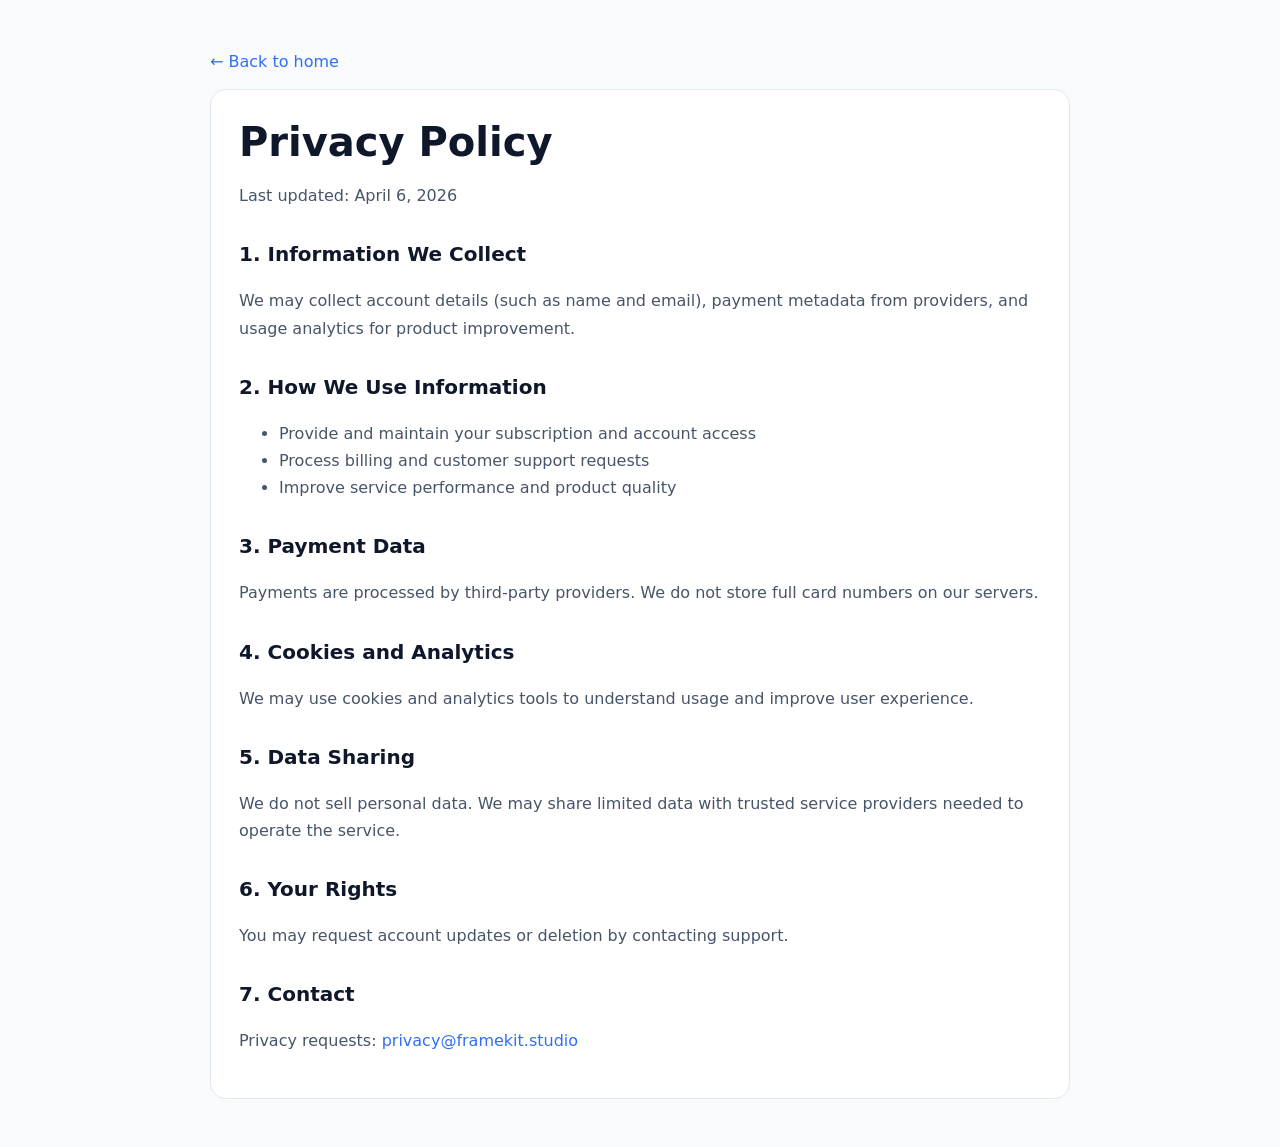
<file: privacy.html>
<!DOCTYPE html>
<html lang="en">
  <head>
    <meta charset="UTF-8" />
    <meta name="viewport" content="width=device-width, initial-scale=1.0" />
    <title>Privacy - Framekit</title>
    <style>
      :root {
        color-scheme: light dark;
        --bg: #f8fafc;
        --surface: #ffffff;
        --text: #0f172a;
        --muted: #475569;
        --border: #e2e8f0;
        --accent: #316ff6;
      }
      @media (prefers-color-scheme: dark) {
        :root {
          --bg: #0f172a;
          --surface: #111827;
          --text: #f8fafc;
          --muted: #94a3b8;
          --border: #334155;
          --accent: #92bdf9;
        }
      }
      * {
        box-sizing: border-box;
      }
      body {
        margin: 0;
        font-family: Inter, system-ui, -apple-system, Segoe UI, Roboto, Arial, sans-serif;
        background: var(--bg);
        color: var(--text);
        line-height: 1.7;
      }
      .wrap {
        width: min(860px, 92vw);
        margin: 48px auto;
      }
      .card {
        background: var(--surface);
        border: 1px solid var(--border);
        border-radius: 16px;
        padding: 28px;
      }
      h1 {
        margin: 0 0 8px;
        font-size: clamp(28px, 4vw, 40px);
        line-height: 1.2;
      }
      h2 {
        margin-top: 28px;
        margin-bottom: 8px;
        font-size: 20px;
      }
      p, li {
        color: var(--muted);
      }
      a {
        color: var(--accent);
        text-decoration: none;
      }
      a:hover {
        text-decoration: underline;
      }
      .topnav {
        margin-bottom: 14px;
      }
    </style>
  </head>
  <body>
    <main class="wrap">
      <div class="topnav"><a href="index.html">← Back to home</a></div>
      <article class="card">
        <h1>Privacy Policy</h1>
        <p>Last updated: April 6, 2026</p>

        <h2>1. Information We Collect</h2>
        <p>We may collect account details (such as name and email), payment metadata from providers, and usage analytics for product improvement.</p>

        <h2>2. How We Use Information</h2>
        <ul>
          <li>Provide and maintain your subscription and account access</li>
          <li>Process billing and customer support requests</li>
          <li>Improve service performance and product quality</li>
        </ul>

        <h2>3. Payment Data</h2>
        <p>Payments are processed by third-party providers. We do not store full card numbers on our servers.</p>

        <h2>4. Cookies and Analytics</h2>
        <p>We may use cookies and analytics tools to understand usage and improve user experience.</p>

        <h2>5. Data Sharing</h2>
        <p>We do not sell personal data. We may share limited data with trusted service providers needed to operate the service.</p>

        <h2>6. Your Rights</h2>
        <p>You may request account updates or deletion by contacting support.</p>

        <h2>7. Contact</h2>
        <p>Privacy requests: <a href="mailto:privacy@framekit.studio">privacy@framekit.studio</a></p>
      </article>
    </main>
  </body>
</html>
</file>
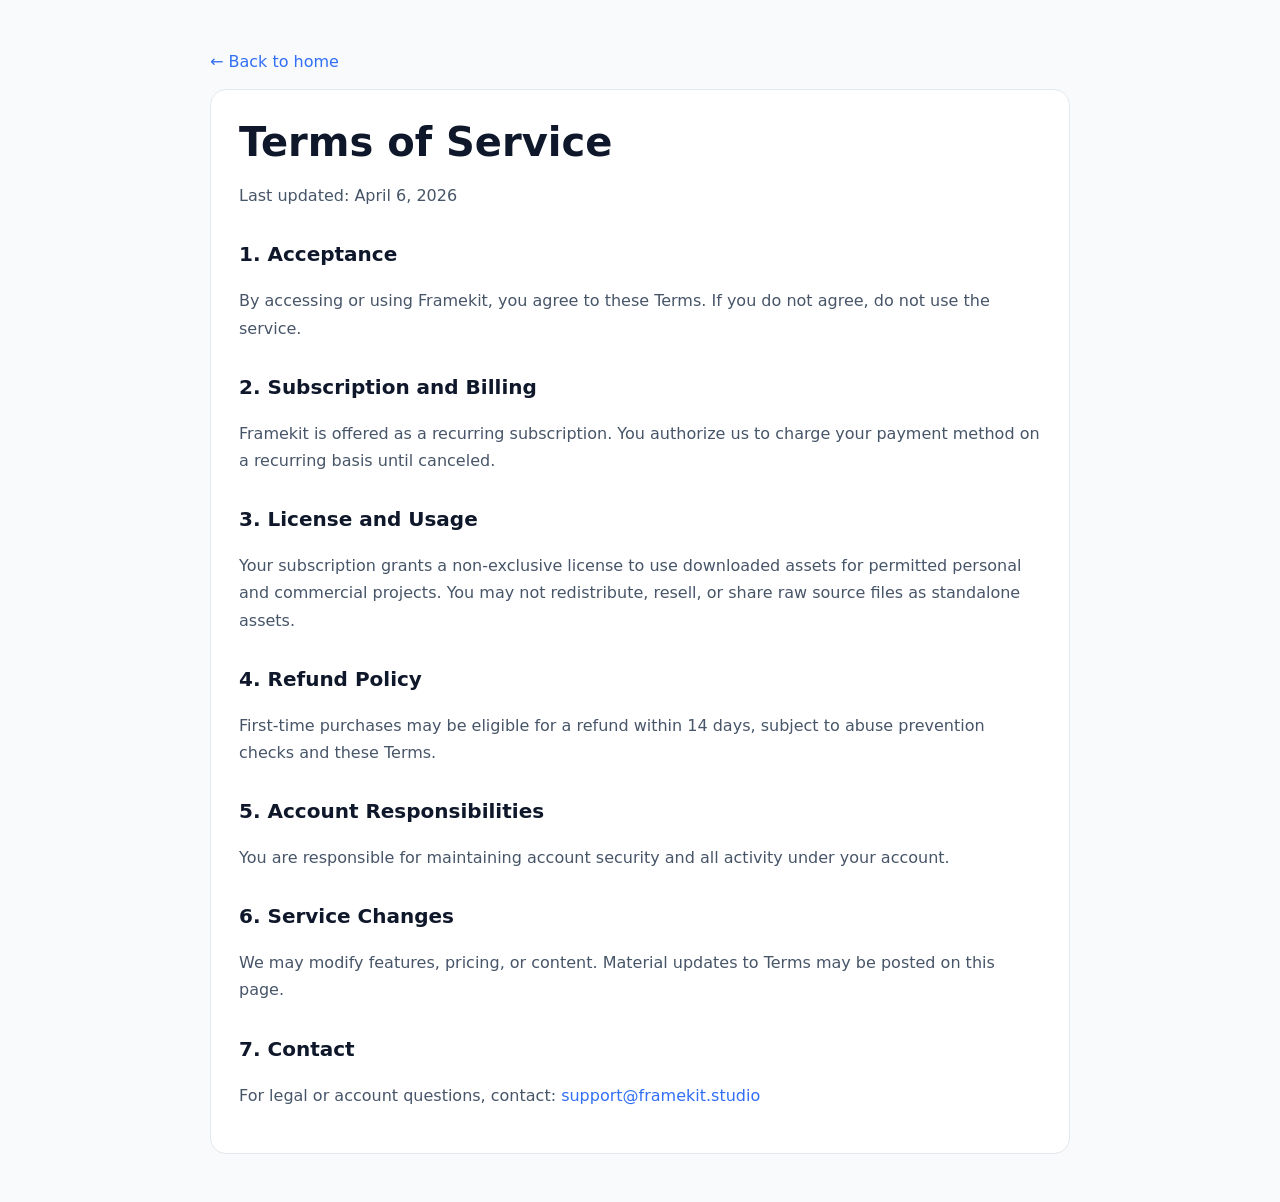
<file: terms.html>
<!DOCTYPE html>
<html lang="en">
  <head>
    <meta charset="UTF-8" />
    <meta name="viewport" content="width=device-width, initial-scale=1.0" />
    <title>Terms - Framekit</title>
    <style>
      :root {
        color-scheme: light dark;
        --bg: #f8fafc;
        --surface: #ffffff;
        --text: #0f172a;
        --muted: #475569;
        --border: #e2e8f0;
        --accent: #316ff6;
      }
      @media (prefers-color-scheme: dark) {
        :root {
          --bg: #0f172a;
          --surface: #111827;
          --text: #f8fafc;
          --muted: #94a3b8;
          --border: #334155;
          --accent: #92bdf9;
        }
      }
      * {
        box-sizing: border-box;
      }
      body {
        margin: 0;
        font-family: Inter, system-ui, -apple-system, Segoe UI, Roboto, Arial, sans-serif;
        background: var(--bg);
        color: var(--text);
        line-height: 1.7;
      }
      .wrap {
        width: min(860px, 92vw);
        margin: 48px auto;
      }
      .card {
        background: var(--surface);
        border: 1px solid var(--border);
        border-radius: 16px;
        padding: 28px;
      }
      h1 {
        margin: 0 0 8px;
        font-size: clamp(28px, 4vw, 40px);
        line-height: 1.2;
      }
      h2 {
        margin-top: 28px;
        margin-bottom: 8px;
        font-size: 20px;
      }
      p, li {
        color: var(--muted);
      }
      a {
        color: var(--accent);
        text-decoration: none;
      }
      a:hover {
        text-decoration: underline;
      }
      .topnav {
        margin-bottom: 14px;
      }
    </style>
  </head>
  <body>
    <main class="wrap">
      <div class="topnav"><a href="index.html">← Back to home</a></div>
      <article class="card">
        <h1>Terms of Service</h1>
        <p>Last updated: April 6, 2026</p>

        <h2>1. Acceptance</h2>
        <p>By accessing or using Framekit, you agree to these Terms. If you do not agree, do not use the service.</p>

        <h2>2. Subscription and Billing</h2>
        <p>Framekit is offered as a recurring subscription. You authorize us to charge your payment method on a recurring basis until canceled.</p>

        <h2>3. License and Usage</h2>
        <p>Your subscription grants a non-exclusive license to use downloaded assets for permitted personal and commercial projects. You may not redistribute, resell, or share raw source files as standalone assets.</p>

        <h2>4. Refund Policy</h2>
        <p>First-time purchases may be eligible for a refund within 14 days, subject to abuse prevention checks and these Terms.</p>

        <h2>5. Account Responsibilities</h2>
        <p>You are responsible for maintaining account security and all activity under your account.</p>

        <h2>6. Service Changes</h2>
        <p>We may modify features, pricing, or content. Material updates to Terms may be posted on this page.</p>

        <h2>7. Contact</h2>
        <p>For legal or account questions, contact: <a href="mailto:support@framekit.studio">support@framekit.studio</a></p>
      </article>
    </main>
  </body>
</html>
</file>
<file: styles.css>
/* Framekit — design system */
:root {
  color-scheme: dark;
  --bg-deep: #11100e;
  --bg: #171513;
  --bg-elevated: #1f1c19;
  --surface: #26221e;
  --surface-hover: #302a24;
  --border: rgba(255, 255, 255, 0.07);
  --border-strong: rgba(255, 255, 255, 0.12);
  --text: #f8f2e8;
  --text-muted: #ccbba5;
  --text-dim: #9f8d77;
  --accent: #c96d3a;
  --accent-2: #a94f25;
  --accent-soft: rgba(201, 109, 58, 0.16);
  --accent-glow: rgba(201, 109, 58, 0.2);
  --lime: #e3b564;
  --lime-badge: #c96d3a;
  --lime-end: #e3b564;
  --lime-dim: rgba(227, 181, 100, 0.14);
  --lime-star-shadow: 0 0 16px rgba(227, 181, 100, 0.2);
  --lime-dot-shadow: 0 0 10px rgba(227, 181, 100, 0.25);
  --toggle-track: rgba(255, 255, 255, 0.06);
  --toggle-thumb: #f4f4f5;
  --toggle-moon: rgba(255, 255, 255, 0.35);
  --toggle-sun: rgba(255, 255, 255, 0.35);
  --toggle-active: #fff;
  --radius-sm: 6px;
  --radius: 8px;
  --radius-lg: 10px;
  --font-display: "DM Serif Display", Georgia, serif;
  --font-body: "IBM Plex Sans", system-ui, sans-serif;
  --shadow-soft: 0 24px 72px rgba(2, 6, 23, 0.35);
  --shadow-card: 0 6px 24px rgba(2, 6, 23, 0.22);
  --space-1: 8px;
  --space-2: 12px;
  --space-3: 16px;
  --space-4: 24px;
  --space-5: 32px;
  --space-6: 48px;
  --space-7: 64px;
  --ease-out: cubic-bezier(0.22, 1, 0.36, 1);
  --ease-spring: cubic-bezier(0.34, 1.56, 0.64, 1);
  --nav-bg: linear-gradient(to bottom, rgba(17, 16, 14, 0.94), rgba(17, 16, 14, 0.78) 65%, transparent);
  --nav-bg-solid: rgba(17, 16, 14, 0.9);
  --hero-grid-line: rgba(255, 255, 255, 0.028);
  --hero-title-accent-1: #f8f2e8;
  --mesh-a: rgba(201, 109, 58, 0.08);
  --mesh-b: rgba(227, 181, 100, 0.08);
  --mesh-c: rgba(201, 109, 58, 0.05);
  --btn-outline-bg: rgba(255, 255, 255, 0.03);
  --btn-outline-bg-hover: rgba(255, 255, 255, 0.07);
  --btn-light-bg: #fff;
  --btn-light-fg: #09090b;
  --btn-light-shadow-hover: 0 12px 40px rgba(255, 255, 255, 0.15);
  --mock-chrome: rgba(0, 0, 0, 0.4);
  --mock-card-mid: #0a0a0c;
  --mock-float-bg: rgba(16, 16, 20, 0.92);
  --mock-float-shadow: 0 16px 48px rgba(0, 0, 0, 0.45);
  --footer-bg: #030304;
  --strip-bg: rgba(255, 255, 255, 0.02);
  --section-dim-bg: linear-gradient(180deg, rgba(255, 255, 255, 0.02) 0%, transparent 45%);
  --cta-final-bg: radial-gradient(ellipse 80% 60% at 50% 100%, rgba(49, 111, 246, 0.12), transparent 55%),
    linear-gradient(180deg, rgba(49, 111, 246, 0.05), transparent);
  --pricing-section-glow: radial-gradient(ellipse, rgba(49, 111, 246, 0.14), transparent 62%);
  --menu-sheet-shadow: 0 -12px 48px rgba(0, 0, 0, 0.55);
  --noise-opacity: 0.012;
  --ring: rgba(49, 111, 246, 0.2);
  --compare-highlight: rgba(201, 109, 58, 0.1);
}

html[data-theme="light"] {
  color-scheme: light;
  --bg-deep: #f6f1e8;
  --bg: #fffdf8;
  --bg-elevated: #f0e9dd;
  --surface: #e6dece;
  --surface-hover: #ddd1bf;
  --border: rgba(30, 41, 59, 0.12);
  --border-strong: rgba(30, 41, 59, 0.2);
  --text: #1e1a15;
  --text-muted: #4f4539;
  --text-dim: #7a6a57;
  --accent-soft: rgba(201, 109, 58, 0.12);
  --accent-glow: rgba(201, 109, 58, 0.18);
  --shadow-soft: 0 24px 64px rgba(15, 23, 42, 0.1);
  --shadow-card: 0 8px 24px rgba(15, 23, 42, 0.08);
  --lime: #8b5c2f;
  --lime-badge: #c96d3a;
  --lime-end: #e3b564;
  --lime-dim: rgba(139, 92, 47, 0.12);
  --lime-star-shadow: 0 1px 0 rgba(255, 255, 255, 0.65), 0 0 0 1px rgba(139, 92, 47, 0.1);
  --lime-dot-shadow: 0 0 0 2px rgba(255, 255, 255, 0.9), 0 2px 8px rgba(139, 92, 47, 0.2);
  --toggle-track: rgba(0, 0, 0, 0.06);
  --toggle-thumb: #ffffff;
  --toggle-moon: rgba(0, 0, 0, 0.22);
  --toggle-sun: rgba(0, 0, 0, 0.22);
  --toggle-active: #a94f25;
  --nav-bg: linear-gradient(to bottom, rgba(248, 250, 252, 0.96), rgba(248, 250, 252, 0.9) 65%, transparent);
  --nav-bg-solid: rgba(255, 255, 255, 0.92);
  --hero-grid-line: rgba(15, 23, 42, 0.055);
  --hero-title-accent-1: #1e1a15;
  --mesh-a: rgba(201, 109, 58, 0.05);
  --mesh-b: rgba(227, 181, 100, 0.07);
  --mesh-c: rgba(201, 109, 58, 0.04);
  --btn-outline-bg: rgba(0, 0, 0, 0.04);
  --btn-outline-bg-hover: rgba(0, 0, 0, 0.08);
  --btn-light-bg: #111118;
  --btn-light-fg: #fafafa;
  --btn-light-shadow-hover: 0 12px 40px rgba(0, 0, 0, 0.15);
  --mock-chrome: rgba(0, 0, 0, 0.05);
  --mock-card-mid: #f4f4f6;
  --mock-float-bg: rgba(255, 255, 255, 0.94);
  --mock-float-shadow: 0 16px 48px rgba(0, 0, 0, 0.1);
  --footer-bg: #eef2f7;
  --strip-bg: rgba(148, 163, 184, 0.12);
  --section-dim-bg: linear-gradient(180deg, rgba(148, 163, 184, 0.08) 0%, transparent 45%);
  --cta-final-bg: radial-gradient(ellipse 80% 60% at 50% 100%, rgba(49, 111, 246, 0.08), transparent 55%),
    linear-gradient(180deg, rgba(49, 111, 246, 0.04), transparent);
  --pricing-section-glow: radial-gradient(ellipse, rgba(49, 111, 246, 0.1), transparent 62%);
  --menu-sheet-shadow: 0 -12px 48px rgba(0, 0, 0, 0.1);
  --noise-opacity: 0.02;
  --ring: rgba(201, 109, 58, 0.18);
  --compare-highlight: rgba(201, 109, 58, 0.08);
}

*,
*::before,
*::after {
  box-sizing: border-box;
}

html {
  scroll-behavior: smooth;
  background: var(--bg-deep);
  overflow-x: clip;
}

body {
  margin: 0;
  font-family: var(--font-body);
  font-size: 17px;
  line-height: 1.62;
  color: var(--text);
  background: var(--bg-deep);
  -webkit-font-smoothing: antialiased;
  overflow-x: clip;
}

body.is-preloading {
  overflow: hidden;
}

/* Initial page preloader */
.preloader {
  position: fixed;
  inset: 0;
  z-index: 10001;
  display: grid;
  place-items: center;
  background: var(--bg-deep);
  transition: opacity 0.35s var(--ease-out), visibility 0s linear 0.35s;
}

.preloader__content {
  display: grid;
  justify-items: center;
  gap: 0.45rem;
}

.preloader__wordmark {
  margin: 0;
  font-family: var(--font-display);
  font-size: clamp(1.5rem, 4vw, 2rem);
  letter-spacing: 0.01em;
  color: var(--text);
}

.preloader__label {
  margin: 0;
  font-size: 0.7rem;
  letter-spacing: 0.06em;
  text-transform: uppercase;
  color: var(--text-dim);
  font-weight: 700;
}

.preloader.is-hidden {
  opacity: 0;
  visibility: hidden;
  pointer-events: none;
}

@media (prefers-reduced-motion: reduce) {
  .preloader {
    transition: none;
  }
}

.noise {
  pointer-events: none;
  position: fixed;
  inset: 0;
  z-index: 9999;
  opacity: var(--noise-opacity);
  background-image: url("data:image/svg+xml,%3Csvg viewBox='0 0 256 256' xmlns='http://www.w3.org/2000/svg'%3E%3Cfilter id='n'%3E%3CfeTurbulence type='fractalNoise' baseFrequency='0.9' numOctaves='4' stitchTiles='stitch'/%3E%3C/filter%3E%3Crect width='100%25' height='100%25' filter='url(%23n)'/%3E%3C/svg%3E");
}

/* Mobile menu: overlay + close — base hidden on desktop */
.nav-overlay {
  display: none;
}

.nav-menu-close {
  display: none;
}

/* Newsletter popup */
.newsletter-overlay {
  position: fixed;
  inset: 0;
  z-index: 96;
  background: rgba(2, 6, 23, 0.55);
  backdrop-filter: blur(8px);
  -webkit-backdrop-filter: blur(8px);
  opacity: 0;
  pointer-events: none;
  transition: opacity 0.28s ease;
}

html[data-theme="light"] .newsletter-overlay {
  background: rgba(148, 163, 184, 0.35);
}

.newsletter-overlay.is-open {
  opacity: 1;
  pointer-events: auto;
}

.newsletter-modal {
  position: fixed;
  left: 50%;
  top: 50%;
  z-index: 97;
  width: min(560px, calc(100vw - 2rem));
  padding: 1.5rem;
  border-radius: var(--radius-lg);
  border: 1px solid var(--border-strong);
  background: var(--bg-elevated);
  box-shadow: var(--shadow-soft);
  opacity: 0;
  visibility: hidden;
  pointer-events: none;
  transform: translate(-50%, -48%) scale(0.97);
  transition: opacity 0.3s ease, transform 0.3s var(--ease-out), visibility 0s linear 0.3s;
}

.newsletter-modal.is-open {
  opacity: 1;
  visibility: visible;
  pointer-events: auto;
  transform: translate(-50%, -50%) scale(1);
  transition: opacity 0.3s ease, transform 0.3s var(--ease-out);
}

.newsletter-modal__close {
  position: absolute;
  top: 0.75rem;
  right: 0.75rem;
  width: 38px;
  height: 38px;
  border-radius: 999px;
  border: 1px solid var(--border);
  background: var(--surface);
  color: var(--text);
  display: grid;
  place-items: center;
  cursor: pointer;
}

.newsletter-modal__close:hover {
  background: var(--surface-hover);
}

.newsletter-modal__eyebrow {
  margin: 0 0 0.35rem;
  font-size: 0.75rem;
  letter-spacing: 0.1em;
  text-transform: uppercase;
  color: var(--text-dim);
  font-weight: 700;
}

.newsletter-modal__title {
  margin: 0 0 0.45rem;
  font-family: var(--font-display);
  font-size: clamp(1.35rem, 3vw, 1.8rem);
  letter-spacing: -0.02em;
}

.newsletter-modal__copy {
  margin: 0 0 1rem;
  color: var(--text-muted);
  font-size: 0.96rem;
}

.newsletter-modal__form {
  display: grid;
  grid-template-columns: 1fr auto;
  gap: 0.6rem;
}

.newsletter-modal__form input {
  min-height: 46px;
  border-radius: 999px;
  border: 1px solid var(--border);
  background: var(--surface);
  color: var(--text);
  padding: 0 1rem;
  font: inherit;
}

.newsletter-modal__form input::placeholder {
  color: var(--text-dim);
}

.newsletter-modal__form input:focus-visible {
  outline: 2px solid var(--accent);
  outline-offset: 2px;
}

.newsletter-modal__footnote {
  margin: 0.7rem 0 0;
  color: var(--text-dim);
  font-size: 0.78rem;
}

.newsletter-modal__footnote a {
  color: var(--accent);
}

@media (max-width: 640px) {
  .newsletter-modal {
    width: calc(100vw - 1.25rem);
    padding: 1.15rem;
    border-radius: var(--radius);
  }

  .newsletter-modal__form {
    grid-template-columns: 1fr;
  }

  .newsletter-modal__form .btn {
    width: 100%;
    min-height: 46px;
  }
}

img {
  max-width: 100%;
  height: auto;
}

a {
  color: inherit;
  text-decoration: none;
}

:focus:not(:focus-visible) {
  outline: none;
}

:focus-visible {
  outline: 2px solid var(--accent);
  outline-offset: 3px;
}

.skip-link {
  position: absolute;
  top: -100px;
  left: 1rem;
  z-index: 10000;
  padding: 0.65rem 1.1rem;
  font-weight: 600;
  font-size: 0.9rem;
  color: #fff;
  background: var(--accent);
  border-radius: var(--radius-sm);
  transition: top 0.2s var(--ease-out);
}

.skip-link:focus {
  top: 1rem;
  outline: none;
}

.container {
  width: min(1140px, 92vw);
  margin-inline: auto;
}

.container--narrow {
  width: min(720px, 92vw);
}

/* Nav */
.nav {
  position: fixed;
  top: 0;
  left: 0;
  right: 0;
  z-index: 100;
  padding: 1rem 0;
  background: var(--nav-bg);
  backdrop-filter: blur(16px) saturate(1.2);
  -webkit-backdrop-filter: blur(16px) saturate(1.2);
  transition: background 0.35s var(--ease-out), box-shadow 0.35s var(--ease-out), border-color 0.35s;
  border-bottom: 1px solid transparent;
}

.nav--scrolled {
  background: var(--nav-bg-solid);
  border-bottom-color: var(--border);
  box-shadow: 0 8px 32px rgba(0, 0, 0, 0.2);
}

html[data-theme="light"] .nav--scrolled {
  box-shadow: 0 8px 32px rgba(0, 0, 0, 0.06);
}

.nav__inner {
  width: min(1140px, 92vw);
  margin-inline: auto;
  display: flex;
  align-items: center;
  justify-content: space-between;
  gap: 1.5rem;
}

.logo {
  display: inline-flex;
  align-items: center;
  gap: 0.55rem;
  font-family: var(--font-display);
  font-weight: 800;
  font-size: 1.125rem;
  letter-spacing: -0.03em;
}

.logo__mark {
  width: 30px;
  height: 30px;
  border-radius: 9px;
  background: linear-gradient(135deg, var(--accent), var(--accent-2) 45%, var(--lime-end));
  box-shadow: 0 0 28px var(--accent-glow);
}

.nav__links {
  display: none;
  gap: 1.85rem;
  font-size: 0.9rem;
  font-weight: 500;
  color: var(--text-muted);
}

.nav__links a {
  transition: color 0.2s;
}

.nav__links a:hover {
  color: var(--text);
}

.nav__aside {
  display: flex;
  align-items: center;
  gap: 0.5rem;
}

.theme-toggle {
  display: flex;
  align-items: center;
  justify-content: center;
  min-width: 48px;
  min-height: 48px;
  padding: 6px;
  border: none;
  border-radius: 999px;
  background: transparent;
  color: inherit;
  cursor: pointer;
  transition: transform 0.15s var(--ease-out);
}

.theme-toggle:hover .theme-toggle__track {
  border-color: var(--border-strong);
}

.theme-toggle:active {
  transform: scale(0.96);
}

.theme-toggle:focus-visible {
  outline: 2px solid var(--accent);
  outline-offset: 3px;
}

.theme-toggle__track {
  position: relative;
  display: flex;
  align-items: center;
  justify-content: space-between;
  width: 56px;
  height: 30px;
  padding: 0 7px;
  border-radius: 999px;
  background: var(--toggle-track);
  border: 1px solid var(--border);
  box-shadow: inset 0 1px 2px rgba(0, 0, 0, 0.06);
  transition: border-color 0.25s, box-shadow 0.25s;
}

html[data-theme="dark"] .theme-toggle__track {
  box-shadow: inset 0 1px 4px rgba(0, 0, 0, 0.45);
}

.theme-toggle__glyph {
  display: flex;
  align-items: center;
  justify-content: center;
  z-index: 0;
  color: var(--toggle-moon);
  opacity: 0.4;
  transition: color 0.3s, opacity 0.3s;
}

.theme-toggle__glyph--sun {
  color: var(--toggle-sun);
}

html[data-theme="dark"] .theme-toggle__glyph--moon {
  color: var(--toggle-active);
  opacity: 1;
}

html[data-theme="dark"] .theme-toggle__glyph--sun {
  opacity: 0.28;
}

html[data-theme="light"] .theme-toggle__glyph--sun {
  color: var(--toggle-active);
  opacity: 1;
}

html[data-theme="light"] .theme-toggle__glyph--moon {
  opacity: 0.28;
}

.theme-toggle__thumb {
  position: absolute;
  left: 3px;
  top: 50%;
  width: 24px;
  height: 24px;
  border-radius: 50%;
  background: var(--toggle-thumb);
  box-shadow:
    0 2px 6px rgba(0, 0, 0, 0.15),
    0 0 0 1px rgba(0, 0, 0, 0.04);
  transform: translateY(-50%);
  transition: transform 0.42s cubic-bezier(0.34, 1.56, 0.64, 1);
  z-index: 1;
}

html[data-theme="light"] .theme-toggle__thumb {
  transform: translateY(-50%) translateX(26px);
}

@media (prefers-reduced-motion: reduce) {
  .theme-toggle__thumb {
    transition: none;
  }
}

.nav__actions {
  display: none;
  align-items: center;
  gap: 0.65rem;
}

.nav__toggle {
  display: flex;
  flex-direction: column;
  justify-content: center;
  gap: 6px;
  width: 44px;
  height: 44px;
  padding: 0;
  border: none;
  background: var(--surface);
  border-radius: var(--radius-sm);
  cursor: pointer;
}

.nav__toggle:focus-visible {
  outline: 2px solid var(--accent);
  outline-offset: 2px;
}

.nav__toggle span {
  display: block;
  width: 20px;
  height: 2px;
  margin-inline: auto;
  background: var(--text);
  border-radius: 1px;
  transition: transform 0.25s var(--ease-out);
}

.nav__toggle.is-open span:first-child {
  transform: translateY(4px) rotate(45deg);
}

.nav__toggle.is-open span:last-child {
  transform: translateY(-4px) rotate(-45deg);
}

@media (min-width: 900px) {
  .nav__links,
  .nav__actions {
    display: flex;
  }
  .nav__toggle {
    display: none;
  }
}

/* Mobile drawer: slide from top / bottom + fade backdrop */
@media (max-width: 899px) {
  :root {
    --menu-slide-duration: 0.55s;
    --menu-slide-ease: cubic-bezier(0.22, 1, 0.36, 1);
    --menu-fade-duration: 0.48s;
  }

  .nav-overlay {
    display: block;
    position: fixed;
    inset: 0;
    z-index: 85;
    border: none;
    padding: 0;
    margin: 0;
    cursor: pointer;
    -webkit-tap-highlight-color: transparent;
    background: rgba(5, 5, 8, 0.58);
    backdrop-filter: blur(10px);
    -webkit-backdrop-filter: blur(10px);
    opacity: 0;
    pointer-events: none;
    transition: opacity var(--menu-fade-duration) ease;
    will-change: opacity;
  }

  html[data-theme="light"] .nav-overlay {
    background: rgba(240, 241, 244, 0.72);
  }

  body.menu-open .nav-overlay {
    opacity: 1;
    pointer-events: auto;
  }

  .nav__links,
  .nav__actions {
    display: flex;
    flex-direction: column;
    position: fixed;
    left: 0;
    right: 0;
    z-index: 92;
    max-width: 100vw;
    background: var(--bg-deep);
    -webkit-tap-highlight-color: transparent;
    will-change: transform;
    transition: transform var(--menu-slide-duration) var(--menu-slide-ease);
    pointer-events: none;
    opacity: 0;
    visibility: hidden;
  }

  .nav__links {
    top: calc(4.35rem + env(safe-area-inset-top, 0px));
    gap: 0;
    padding: 0.5rem max(1.25rem, env(safe-area-inset-left, 0px)) 1rem max(1.25rem, env(safe-area-inset-right, 0px));
    font-size: 1.0625rem;
    font-weight: 600;
    border-bottom: 1px solid var(--border);
    box-shadow: 0 12px 40px rgba(0, 0, 0, 0.25);
    transform: translate3d(0, -120%, 0);
  }

  html[data-theme="light"] .nav__links {
    box-shadow: 0 12px 40px rgba(0, 0, 0, 0.08);
  }

  .nav__actions {
    top: auto;
    bottom: 0;
    padding: 1rem max(1.25rem, env(safe-area-inset-left, 0px)) max(1.25rem, env(safe-area-inset-bottom, 0px))
      max(1.25rem, env(safe-area-inset-right, 0px));
    align-items: stretch;
    gap: 0.65rem;
    box-shadow: var(--menu-sheet-shadow);
    border-top: 1px solid var(--border);
    border-top-left-radius: var(--radius-lg);
    border-top-right-radius: var(--radius-lg);
    transform: translate3d(0, calc(100% + 1.5rem), 0);
    transition-delay: 0s;
  }

  body.menu-open .nav__links {
    transform: translate3d(0, 0, 0);
    pointer-events: auto;
    opacity: 1;
    visibility: visible;
    transition-delay: 0s;
  }

  body.menu-open .nav__actions {
    transform: translate3d(0, 0, 0);
    pointer-events: auto;
    opacity: 1;
    visibility: visible;
    transition-delay: 0.1s;
  }

  .nav__links a {
    display: flex;
    align-items: center;
    min-height: 48px;
    padding: 0.35rem 0;
    border-radius: var(--radius-sm);
  }

  .nav__actions .btn {
    width: 100%;
    min-height: 48px;
  }

  .nav-menu-close {
    display: flex;
    align-items: center;
    justify-content: center;
    position: fixed;
    top: 50%;
    left: 50%;
    z-index: 94;
    width: 56px;
    height: 56px;
    padding: 0;
    border: 1px solid var(--border-strong);
    border-radius: 50%;
    background: var(--bg-elevated);
    color: var(--text);
    cursor: pointer;
    box-shadow:
      0 10px 40px rgba(0, 0, 0, 0.4),
      0 0 0 1px rgba(255, 255, 255, 0.06) inset;
    -webkit-tap-highlight-color: transparent;
    opacity: 0;
    pointer-events: none;
    transform: translate(-50%, -50%) scale(0.88);
    transition:
      opacity var(--menu-fade-duration) ease 0.06s,
      transform var(--menu-slide-duration) var(--menu-slide-ease) 0.06s,
      background 0.2s,
      box-shadow 0.2s;
  }

  html[data-theme="light"] .nav-menu-close {
    box-shadow:
      0 10px 36px rgba(0, 0, 0, 0.14),
      0 0 0 1px rgba(0, 0, 0, 0.06) inset;
  }

  body.menu-open .nav-menu-close {
    opacity: 1;
    pointer-events: auto;
    transform: translate(-50%, -50%) scale(1);
  }

  .nav-menu-close:hover {
    background: var(--surface-hover);
    border-color: var(--border-strong);
  }

  .nav-menu-close:active {
    transform: translate(-50%, -50%) scale(0.94);
  }

  .nav-menu-close:focus-visible {
    outline: 2px solid var(--accent);
    outline-offset: 3px;
  }
}

@media (min-width: 900px) {
  .nav-overlay {
    display: none !important;
  }

  .nav-menu-close {
    display: none !important;
  }
}

@media (max-width: 899px) and (prefers-reduced-motion: reduce) {
  :root {
    --menu-slide-duration: 0.01ms;
    --menu-fade-duration: 0.01ms;
  }

  .nav__actions {
    transition-delay: 0s !important;
  }

  body.menu-open .nav__actions {
    transition-delay: 0s !important;
  }

  .nav-menu-close {
    transition: opacity 0.01ms ease, transform 0.01ms ease !important;
  }
}

/* Buttons */
.btn {
  display: inline-flex;
  align-items: center;
  justify-content: center;
  gap: 0.5rem;
  padding: 0.68rem 1.25rem;
  font-family: var(--font-body);
  font-size: 0.9375rem;
  font-weight: 600;
  border-radius: 6px;
  border: 1px solid transparent;
  cursor: pointer;
  transition: transform 0.2s var(--ease-out), background 0.25s, border-color 0.25s, box-shadow 0.25s;
}

.btn:active {
  transform: scale(0.98);
}

.btn--primary {
  background: var(--accent);
  color: #fff;
  box-shadow: none;
  position: relative;
  overflow: hidden;
}

.btn--primary::after {
  content: none;
}

.btn--primary:hover {
  box-shadow: 4px 4px 0 currentColor;
  transform: translate(-1px, -1px);
}

.btn--ghost {
  color: var(--text-muted);
  background: transparent;
}

.btn--ghost:hover {
  color: var(--text);
}

.btn--outline {
  border-color: var(--border-strong);
  background: var(--btn-outline-bg);
  color: var(--text);
}

.btn--outline:hover {
  border-color: var(--text-dim);
  background: var(--btn-outline-bg-hover);
}

.btn--lg {
  padding: 0.95rem 1.55rem;
  font-size: 1rem;
}

.btn--block {
  width: 100%;
}

.btn--light {
  background: var(--btn-light-bg);
  color: var(--btn-light-fg);
}

.btn--light:hover {
  box-shadow: var(--btn-light-shadow-hover);
}

/* Hero */
.hero {
  position: relative;
  padding: clamp(7.5rem, 13vw, 10rem) 0 3.5rem;
  overflow: hidden;
}

.hero__mesh {
  position: absolute;
  inset: -20% -10% auto;
  height: 85%;
  background-image:
    radial-gradient(circle at 1px 1px, color-mix(in srgb, var(--text) 8%, transparent) 1px, transparent 0),
    linear-gradient(132deg, color-mix(in srgb, var(--accent) 22%, transparent) 0 28%, transparent 28% 100%);
  background-size: 8px 8px, 100% 100%;
  pointer-events: none;
  opacity: 0.55;
}

.hero__spotlight {
  position: absolute;
  top: -10%;
  left: 50%;
  transform: translateX(-50%);
  width: min(90%, 900px);
  height: 70%;
  background: radial-gradient(ellipse at 50% 0%, rgba(255, 255, 255, 0.03), transparent 70%);
  pointer-events: none;
}

html[data-theme="light"] .hero__spotlight {
  background: radial-gradient(ellipse at 50% 0%, rgba(255, 255, 255, 0.9), transparent 60%);
}

.hero__grid {
  position: absolute;
  inset: 0;
  background-image: repeating-linear-gradient(
    to bottom,
    transparent 0,
    transparent 27px,
    color-mix(in srgb, var(--text) 6%, transparent) 28px
  );
  mask-image: radial-gradient(ellipse 85% 65% at 50% 0%, black 15%, transparent 72%);
  pointer-events: none;
}

.hero__layout {
  position: relative;
  display: grid;
  gap: 3.5rem;
  align-items: center;
}

@media (min-width: 960px) {
  .hero__layout {
    grid-template-columns: 1.2fr 0.8fr;
    gap: 2.25rem;
  }
}

.hero__rating {
  display: flex;
  align-items: center;
  gap: 0.65rem;
  margin-bottom: 1rem;
}

.hero__rating-text {
  font-size: 0.8125rem;
  font-weight: 600;
  color: var(--text-muted);
}

.hero__stars {
  font-size: 0.82rem;
  letter-spacing: 0.12em;
  color: var(--lime);
  text-shadow: var(--lime-star-shadow);
}

.visually-hidden {
  position: absolute;
  width: 1px;
  height: 1px;
  padding: 0;
  margin: -1px;
  overflow: hidden;
  clip: rect(0, 0, 0, 0);
  white-space: nowrap;
  border: 0;
}

.eyebrow {
  display: inline-flex;
  align-items: center;
  gap: 0.55rem;
  margin: 0 0 1.15rem;
  font-size: 0.8rem;
  font-weight: 700;
  letter-spacing: 0.16em;
  text-transform: uppercase;
  color: var(--text-dim);
}

.eyebrow__dot {
  width: 7px;
  height: 7px;
  border-radius: 50%;
  background: var(--lime-badge);
  box-shadow: var(--lime-dot-shadow);
}

html[data-theme="light"] .eyebrow__dot {
  background: var(--lime);
}

.hero__title {
  margin: 0 0 1.35rem;
  font-family: var(--font-display);
  font-size: clamp(2.6rem, 5.8vw, 4rem);
  font-weight: 400;
  line-height: 1.03;
  letter-spacing: -0.015em;
}

.hero__title-accent {
  display: inline-block;
  margin-top: 0.1em;
  color: var(--hero-title-accent-1);
  position: relative;
  padding-bottom: 0.04em;
}

.hero__title-accent::after {
  content: "";
  position: absolute;
  left: 0;
  right: 0;
  bottom: 0;
  height: 3px;
  background: var(--accent);
}

.hero__lead {
  margin: 0 0 2rem;
  max-width: 36rem;
  font-size: 1.08rem;
  color: var(--text-muted);
  line-height: 1.68;
}

.hero__lead strong {
  color: var(--text);
  font-weight: 600;
}

.hero__ctas {
  display: flex;
  flex-wrap: wrap;
  gap: 0.85rem;
  margin-bottom: 2.25rem;
}

.hero__stats {
  display: flex;
  flex-wrap: wrap;
  gap: 1.5rem 2.25rem;
  margin: 0;
  padding: 0;
  list-style: none;
  font-size: 0.875rem;
  color: var(--text-dim);
}

.hero__stats strong {
  display: block;
  font-family: var(--font-display);
  font-size: 1.15rem;
  color: var(--text);
  font-weight: 800;
  letter-spacing: -0.02em;
}

.hero__visual {
  position: relative;
  margin-right: 0;
}

@media (min-width: 960px) {
  .hero__visual {
    margin-right: -7vw;
  }
}

.hero__visual-ring {
  position: absolute;
  inset: -8%;
  border-radius: 32px;
  background: linear-gradient(135deg, var(--ring), transparent 40%, var(--ring));
  opacity: 0.5;
  filter: blur(32px);
  z-index: 0;
  pointer-events: none;
}

.hero__visual .mock {
  position: relative;
  z-index: 1;
}

/* Mock */
.mock {
  position: relative;
  border-radius: var(--radius-lg);
  background: var(--bg-elevated);
  border: 1px solid var(--border);
  box-shadow: var(--shadow-soft);
  overflow: hidden;
}

.mock--shine::before {
  content: "";
  position: absolute;
  inset: 0;
  background: linear-gradient(
    105deg,
    transparent 40%,
    rgba(255, 255, 255, 0.04) 48%,
    rgba(255, 255, 255, 0.07) 50%,
    rgba(255, 255, 255, 0.04) 52%,
    transparent 60%
  );
  animation: mock-shine 12s ease-in-out infinite;
  pointer-events: none;
  z-index: 2;
  opacity: 0.4;
}

@keyframes mock-shine {
  0%,
  100% {
    transform: translateX(-30%) skewX(-12deg);
    opacity: 0;
  }
  15% {
    opacity: 1;
  }
  40% {
    transform: translateX(120%) skewX(-12deg);
    opacity: 0;
  }
}

@media (prefers-reduced-motion: reduce) {
  .mock--shine::before {
    animation: none;
  }
  .btn--primary::after {
    display: none;
  }
}

.mock__chrome {
  display: flex;
  align-items: center;
  gap: 6px;
  padding: 0.8rem 1rem;
  background: var(--mock-chrome);
  border-bottom: 1px solid var(--border);
}

.mock__chrome span:nth-child(-n + 3) {
  width: 10px;
  height: 10px;
  border-radius: 50%;
  background: #3f3f46;
}

.mock__chrome span:nth-child(1) {
  background: #f87171;
}
.mock__chrome span:nth-child(2) {
  background: #fbbf24;
}
.mock__chrome span:nth-child(3) {
  background: #4ade80;
}

.mock__url {
  flex: 1;
  text-align: center;
  font-size: 0.72rem;
  color: var(--text-dim);
  font-variant-numeric: tabular-nums;
}

.mock__body {
  display: grid;
  grid-template-columns: 72px 1fr;
  min-height: 280px;
}

@media (min-width: 600px) {
  .mock__body {
    min-height: 318px;
  }
}

.mock__sidebar {
  padding: 1rem 0.75rem;
  border-right: 1px solid var(--border);
  display: flex;
  flex-direction: column;
  gap: 0.5rem;
}

.mock__nav-item {
  height: 8px;
  border-radius: 4px;
  background: var(--surface);
}

.mock__nav-item--active {
  background: linear-gradient(90deg, var(--accent-soft), transparent);
  border: 1px solid color-mix(in srgb, var(--accent) 38%, transparent);
}

.mock__main {
  padding: 1rem;
  display: flex;
  flex-direction: column;
  gap: 0.75rem;
}

.mock__row {
  display: grid;
  grid-template-columns: 1fr 1fr 1fr;
  gap: 0.5rem;
}

.mock__card {
  aspect-ratio: 4/3;
  border-radius: var(--radius-sm);
  background: linear-gradient(145deg, var(--surface), var(--mock-card-mid));
  border: 1px solid var(--border);
}

.mock__card--accent {
  background: linear-gradient(145deg, color-mix(in srgb, var(--accent) 24%, transparent), var(--surface));
  border-color: color-mix(in srgb, var(--accent) 24%, transparent);
}

.mock__row--wide .mock__banner {
  height: 56px;
  border-radius: var(--radius-sm);
  background: linear-gradient(90deg, var(--lime-dim), transparent);
  border: 1px dashed rgba(212, 255, 0, 0.22);
}

.mock__tags {
  display: flex;
  flex-wrap: wrap;
  gap: 0.35rem;
}

.mock__tags span {
  padding: 0.22rem 0.5rem;
  font-size: 0.65rem;
  font-weight: 700;
  letter-spacing: 0.06em;
  text-transform: uppercase;
  color: var(--text-dim);
  background: var(--surface);
  border-radius: 4px;
  border: 1px solid var(--border);
}

.mock__float {
  position: absolute;
  padding: 0.45rem 0.9rem;
  font-size: 0.72rem;
  font-weight: 700;
  color: var(--text);
  background: var(--mock-float-bg);
  border: 1px solid var(--border-strong);
  border-radius: 999px;
  backdrop-filter: blur(10px);
  box-shadow: var(--mock-float-shadow);
  z-index: 3;
}

.mock__float--a {
  top: 50%;
  left: -4%;
  display: flex;
  align-items: center;
  gap: 0.35rem;
}

.mock__float--b {
  bottom: 12%;
  right: -3%;
  color: var(--lime);
  border-color: rgba(212, 255, 0, 0.28);
}

html[data-theme="light"] .mock__float--b {
  border-color: rgba(61, 72, 18, 0.22);
}

.mock__float-icon {
  font-size: 0.65rem;
  opacity: 0.95;
}

@media (max-width: 600px) {
  .mock__float--a {
    left: 2%;
  }
  .mock__float--b {
    right: 2%;
  }
}

/* Trust bar */
.trust-bar {
  border-block: 1px solid var(--border);
  background: var(--strip-bg);
}

.trust-bar__inner {
  display: grid;
  gap: 1.25rem;
  padding: 1.35rem 0;
}

@media (min-width: 900px) {
  .trust-bar__inner {
    grid-template-columns: repeat(3, 1fr);
    gap: 2rem;
    padding: 1.5rem 0;
  }
}

.trust-bar__item {
  display: flex;
  align-items: flex-start;
  gap: 0.75rem;
  font-size: 0.84rem;
  line-height: 1.45;
  color: var(--text-muted);
}

.trust-bar__icon {
  flex-shrink: 0;
  margin-top: 2px;
  color: var(--accent);
  opacity: 0.95;
}

/* Strips */
.strip {
  border-block: 1px solid var(--border);
  background: var(--strip-bg);
}

.strip--clients {
  border-top: none;
}

.strip--apps {
  border-top: none;
  background: rgba(255, 255, 255, 0.015);
}

html[data-theme="light"] .strip--apps {
  background: rgba(0, 0, 0, 0.02);
}

.strip__inner {
  display: flex;
  flex-direction: column;
  align-items: center;
  gap: 1rem;
  padding: 1.35rem 0;
}

@media (min-width: 768px) {
  .strip__inner {
    flex-direction: row;
    justify-content: center;
    gap: 2.5rem;
    flex-wrap: wrap;
  }
}

.strip__label {
  margin: 0;
  font-size: 0.7rem;
  font-weight: 700;
  letter-spacing: 0.14em;
  text-transform: uppercase;
  color: var(--text-dim);
}

.strip__logos,
.strip__clients {
  display: flex;
  flex-wrap: wrap;
  justify-content: center;
  gap: 0.65rem 1.25rem;
  margin: 0;
  padding: 0;
  list-style: none;
}

.strip__logos li {
  font-family: var(--font-display);
  font-size: 0.9rem;
  font-weight: 700;
  color: var(--text-muted);
  opacity: 0.88;
}

.strip__clients li {
  padding: 0.35rem 0.85rem;
  font-size: 0.8rem;
  font-weight: 600;
  color: var(--text-muted);
  background: var(--surface);
  border: 1px solid var(--border);
  border-radius: 999px;
}

/* Sections */
.section {
  padding: clamp(var(--space-6), 10vw, calc(var(--space-7) + var(--space-6))) 0;
}

.section--dim {
  background:
    repeating-linear-gradient(
      -45deg,
      color-mix(in srgb, var(--text) 3%, transparent) 0 2px,
      transparent 2px 12px
    ),
    var(--section-dim-bg);
  border-top: 1px solid var(--border);
}

.section__head {
  margin-bottom: var(--space-6);
  text-align: center;
}

.section__head--row {
  display: grid;
  gap: 1.5rem;
  text-align: left;
}

@media (min-width: 800px) {
  .section__head--row {
    grid-template-columns: 1.1fr 0.9fr;
    align-items: end;
  }
}

.section__title {
  margin: 0 0 1rem;
  font-family: var(--font-display);
  font-size: clamp(1.85rem, 3.8vw, 2.65rem);
  font-weight: 800;
  letter-spacing: -0.035em;
  line-height: 1.12;
}

.section__sub {
  margin: 0 auto;
  max-width: 38rem;
  color: var(--text-muted);
  font-size: 1.0625rem;
  line-height: 1.65;
}

.section__sub strong {
  color: var(--text);
  font-weight: 600;
}

.section__sub em {
  font-style: normal;
  font-weight: 600;
  color: var(--text);
}

.section__sub--narrow {
  margin: 0;
  max-width: 30rem;
}

/* Cards */
.cards {
  display: grid;
  gap: 1.15rem;
}

@media (min-width: 700px) {
  .cards--3 {
    grid-template-columns: repeat(3, 1fr);
  }
}

.card {
  padding: 1.85rem 1.65rem;
  border-radius: var(--radius);
  border: 2px solid var(--border);
  transition: transform 0.35s var(--ease-out), border-color 0.35s, box-shadow 0.35s;
}

.card--elevated {
  background: linear-gradient(165deg, var(--bg-elevated) 0%, rgba(255, 255, 255, 0.02) 100%);
  box-shadow: var(--shadow-card);
}

html[data-theme="light"] .card--elevated {
  background: linear-gradient(165deg, #fff 0%, var(--bg-elevated) 100%);
}

.card--elevated:hover {
  transform: translateY(-4px);
  border-color: var(--border-strong);
  box-shadow: 0 14px 36px rgba(2, 6, 23, 0.16);
}

html[data-theme="light"] .card--elevated:hover {
  box-shadow: 0 14px 36px rgba(15, 23, 42, 0.1);
}

.card__icon-wrap {
  width: 44px;
  height: 44px;
  display: grid;
  place-items: center;
  margin-bottom: 1.15rem;
  border-radius: 12px;
  background: var(--accent-soft);
  color: var(--accent);
  border: 1px solid color-mix(in srgb, var(--accent) 24%, transparent);
}

.card__title {
  margin: 0 0 0.55rem;
  font-family: var(--font-display);
  font-size: 1.15rem;
  font-weight: 800;
  letter-spacing: -0.02em;
}

.card__text {
  margin: 0;
  font-size: 0.94rem;
  color: var(--text-muted);
  line-height: 1.62;
}

/* Compare */
.compare {
  max-width: 880px;
  margin: 0 auto;
  border-radius: var(--radius);
  border: 2px solid var(--border);
  overflow: hidden;
  background: var(--bg-elevated);
}

.compare__head,
.compare__row {
  display: grid;
  grid-template-columns: 1.1fr 1fr 1fr;
}

@media (max-width: 700px) {
  .compare__head {
    display: none;
  }
  .compare__row {
    grid-template-columns: 1fr;
    border-bottom: 1px solid var(--border);
  }
  .compare__cell--label {
    font-weight: 800;
    font-size: 0.75rem;
    text-transform: uppercase;
    letter-spacing: 0.06em;
    color: var(--accent);
    padding-bottom: 0.35rem;
  }
  .compare__cell:not(.compare__cell--label)::before {
    display: block;
    font-size: 0.65rem;
    font-weight: 700;
    text-transform: uppercase;
    letter-spacing: 0.08em;
    color: var(--text-dim);
    margin-bottom: 0.25rem;
  }
  .compare__row .compare__cell:nth-child(2)::before {
    content: "Framekit";
    color: var(--accent);
  }
  .compare__row .compare__cell:nth-child(3)::before {
    content: "Marketplace";
  }
}

.compare__head {
  background: var(--surface);
  border-bottom: 1px solid var(--border);
}

.compare__cell {
  padding: 1rem 1.15rem;
  font-size: 0.9rem;
  line-height: 1.45;
  border-right: 1px solid var(--border);
}

.compare__cell:last-child {
  border-right: none;
}

.compare__cell--label {
  font-size: 0.7rem;
  font-weight: 700;
  letter-spacing: 0.1em;
  text-transform: uppercase;
  color: var(--text-dim);
}

.compare__cell--brand {
  font-family: var(--font-display);
  font-weight: 800;
  color: var(--accent);
  background: var(--compare-highlight);
}

.compare__cell--muted {
  color: var(--text-muted);
}

.compare__row:nth-child(even) .compare__cell {
  background: rgba(255, 255, 255, 0.015);
}

html[data-theme="light"] .compare__row:nth-child(even) .compare__cell {
  background: rgba(0, 0, 0, 0.02);
}

/* Steps */
.steps {
  display: grid;
  gap: 1.25rem;
  margin: 0;
  padding: 0;
  list-style: none;
}

@media (min-width: 900px) {
  .steps--connected {
    position: relative;
    grid-template-columns: repeat(3, 1fr);
    gap: 1.5rem;
  }
  .steps--connected::before {
    content: "";
    position: absolute;
    top: 3.2rem;
    left: 12%;
    right: 12%;
    height: 2px;
    background: linear-gradient(90deg, var(--accent), var(--lime), transparent);
    opacity: 0.35;
    border-radius: 2px;
  }
}

.step {
  position: relative;
  z-index: 1;
  padding: 1.85rem 1.65rem;
  border-radius: var(--radius);
  background: var(--bg-elevated);
  border: 1px solid var(--border);
  transition: border-color 0.3s, transform 0.3s var(--ease-out);
}

.step:hover {
  border-color: var(--border-strong);
  transform: translateY(-2px);
}

.step__num {
  display: inline-block;
  margin-bottom: 1rem;
  font-family: var(--font-display);
  font-size: 0.72rem;
  font-weight: 800;
  letter-spacing: 0.12em;
  color: var(--accent);
}

.step__title {
  margin: 0 0 0.5rem;
  font-family: var(--font-display);
  font-size: 1.12rem;
  font-weight: 800;
}

.step__text {
  margin: 0;
  font-size: 0.94rem;
  color: var(--text-muted);
  line-height: 1.6;
}

/* Metrics */
.section--metrics {
  padding: clamp(3rem, 8vw, 4.5rem) 0;
  border-block: 1px solid var(--border);
  background: linear-gradient(180deg, var(--accent-soft), transparent);
}

.metrics {
  display: grid;
  gap: 2rem;
  text-align: center;
}

@media (min-width: 700px) {
  .metrics {
    grid-template-columns: repeat(3, 1fr);
    gap: 1rem;
  }
}

.metrics__item {
  padding: 1rem;
}

.metrics__value {
  display: block;
  font-family: var(--font-display);
  font-size: clamp(2.25rem, 5vw, 3rem);
  font-weight: 800;
  letter-spacing: -0.04em;
  line-height: 1;
  background: linear-gradient(135deg, var(--text), var(--text-muted));
  -webkit-background-clip: text;
  background-clip: text;
  color: transparent;
}

html[data-theme="light"] .metrics__value {
  background: linear-gradient(135deg, #111118, var(--accent));
  -webkit-background-clip: text;
  background-clip: text;
}

.metrics__label {
  display: block;
  margin-top: 0.5rem;
  font-size: 0.875rem;
  color: var(--text-muted);
}

/* Testimonials */
.testimonials {
  display: grid;
  gap: 1.35rem;
}

@media (min-width: 850px) {
  .testimonials {
    grid-template-columns: 1fr 1fr;
  }
}

.quote--premium {
  margin: 0;
  padding: 1.85rem;
  border-radius: var(--radius-lg);
  background: var(--bg-elevated);
  border: 1px solid var(--border);
  position: relative;
  overflow: hidden;
}

.quote--premium::before {
  content: "\"";
  position: absolute;
  top: -0.08em;
  left: 0.22em;
  font-family: var(--font-display);
  font-size: clamp(3rem, 7vw, 4.4rem);
  line-height: 1;
  color: var(--accent);
  opacity: 0.26;
}

.quote__stars {
  font-size: 0.85rem;
  letter-spacing: 0.15em;
  color: var(--lime);
  margin-bottom: 1rem;
  opacity: 0.95;
}

.quote__text {
  margin: 0 0 1.5rem;
  font-size: 1.05rem;
  line-height: 1.68;
  color: var(--text-muted);
}

.quote__foot {
  display: flex;
  align-items: center;
  gap: 1rem;
}

.quote__avatar {
  width: 48px;
  height: 48px;
  border-radius: 14px;
  background: linear-gradient(145deg, var(--surface), var(--accent-soft));
  display: grid;
  place-items: center;
  font-family: var(--font-display);
  font-weight: 800;
  font-size: 0.72rem;
  letter-spacing: 0.02em;
  color: var(--text);
  border: 1px solid var(--border);
}

.quote cite {
  font-style: normal;
  font-weight: 700;
  font-size: 0.95rem;
}

.quote__role {
  display: block;
  margin-top: 0.15rem;
  font-size: 0.82rem;
  color: var(--text-dim);
}

/* Pricing */
.section--pricing {
  position: relative;
}

.section--pricing::before {
  content: "";
  position: absolute;
  inset: 18% 15% auto;
  height: 45%;
  background: var(--pricing-section-glow);
  pointer-events: none;
}

.pricing {
  position: relative;
  display: flex;
  flex-direction: column;
  gap: 1.1rem;
  align-items: center;
  justify-content: center;
}

.pricing__glow {
  display: none;
}

html[data-theme="light"] .pricing__glow {
  opacity: 0.35;
}

.pricing__card {
  position: relative;
  z-index: 1;
  width: min(440px, 100%);
  padding: 2.25rem;
  border-radius: var(--radius-lg);
  background: var(--bg-elevated);
  border: 2px solid var(--border-strong);
  box-shadow:
    var(--shadow-soft),
    0 0 0 1px color-mix(in srgb, var(--accent) 18%, transparent);
}

html[data-theme="light"] .pricing__card {
  box-shadow:
    var(--shadow-soft),
    0 0 0 1px color-mix(in srgb, var(--accent) 22%, transparent);
}

.pricing__badge {
  position: absolute;
  top: 1.15rem;
  right: 1.15rem;
  padding: 0.35rem 0.7rem;
  font-size: 0.65rem;
  font-weight: 800;
  letter-spacing: 0.08em;
  text-transform: uppercase;
  color: #18181b;
  background: var(--lime-badge);
  border-radius: 999px;
  box-shadow: 0 1px 0 rgba(255, 255, 255, 0.25) inset;
}

html[data-theme="light"] .pricing__badge {
  color: #1a1c12;
  box-shadow: 0 1px 0 rgba(255, 255, 255, 0.35) inset, 0 1px 2px rgba(0, 0, 0, 0.06);
}

.pricing__name {
  margin: 0 0 0.5rem;
  font-family: var(--font-display);
  font-size: 1.35rem;
  font-weight: 800;
}

.pricing__price {
  margin: 0 0 0.35rem;
  font-family: var(--font-display);
  font-size: 3.15rem;
  font-weight: 800;
  letter-spacing: -0.04em;
  line-height: 1;
}

.pricing__currency {
  font-size: 1.85rem;
  vertical-align: super;
}

.pricing__period {
  font-size: 1.05rem;
  font-weight: 600;
  color: var(--text-muted);
}

.pricing__note {
  margin: 0 0 1.75rem;
  font-size: 0.86rem;
  color: var(--text-dim);
}

.pricing__features {
  margin: 0 0 1.75rem;
  padding: 0;
  list-style: none;
}

.pricing__features li {
  display: flex;
  align-items: flex-start;
  gap: 0.65rem;
  margin-bottom: 0.85rem;
  font-size: 0.94rem;
  color: var(--text-muted);
  line-height: 1.45;
}

.pricing__features svg {
  flex-shrink: 0;
  margin-top: 3px;
  color: var(--accent);
}

.checkout-intent {
  width: min(680px, 100%);
  margin: 0 auto;
  border: 1px solid var(--border);
  background: var(--bg-elevated);
  border-radius: var(--radius);
  padding: 1.2rem 1.25rem;
  box-shadow: var(--shadow-card);
}

.checkout-intent + .pricing {
  margin-top: 1rem;
}

.checkout-intent__title {
  margin: 0 0 0.35rem;
  font-family: var(--font-display);
  font-size: 1.1rem;
  letter-spacing: -0.01em;
}

.checkout-intent__copy {
  margin: 0;
  color: var(--text-muted);
  font-size: 0.92rem;
}

.checkout-intent__list {
  margin: 0.8rem 0 1rem;
  padding: 0;
  list-style: none;
  display: flex;
  flex-wrap: wrap;
  gap: 0.5rem;
}

.checkout-intent__list li {
  padding: 0.25rem 0.65rem;
  border-radius: 999px;
  border: 1px solid var(--border);
  background: var(--surface);
  font-size: 0.78rem;
  color: var(--text-muted);
  font-weight: 600;
}

.pricing__trust {
  margin: 0.8rem 0 0;
  padding: 0;
  list-style: none;
  display: grid;
  gap: 0.45rem;
}

.pricing__trust li {
  display: flex;
  align-items: center;
  gap: 0.45rem;
  font-size: 0.78rem;
  color: var(--text-dim);
}

.pricing__trust svg {
  color: var(--accent);
  flex-shrink: 0;
}

.pricing__fine {
  margin: 1.1rem 0 0;
  font-size: 0.72rem;
  line-height: 1.55;
  color: var(--text-dim);
}

.mobile-sticky-cta {
  display: none;
}

@media (max-width: 899px) {
  .mobile-sticky-cta {
    position: fixed;
    left: 0;
    right: 0;
    bottom: 0;
    z-index: 88;
    display: grid;
    gap: 0.5rem;
    padding: 0.7rem 0.85rem max(0.85rem, env(safe-area-inset-bottom, 0px));
    background: rgba(13, 17, 23, 0.92);
    backdrop-filter: blur(10px);
    -webkit-backdrop-filter: blur(10px);
    border-top: 1px solid var(--border);
    transform: translateY(115%);
    opacity: 0;
    pointer-events: none;
    transition: transform 0.28s var(--ease-out), opacity 0.28s var(--ease-out);
  }

  .checkout-intent + .pricing {
    margin-top: 1.15rem;
  }

  html[data-theme="light"] .mobile-sticky-cta {
    background: rgba(248, 250, 252, 0.96);
  }

  .mobile-sticky-cta.is-visible {
    transform: translateY(0);
    opacity: 1;
    pointer-events: auto;
  }

  .mobile-sticky-cta__text {
    margin: 0;
    font-size: 0.78rem;
    color: var(--text-dim);
    text-align: center;
    font-weight: 600;
    letter-spacing: 0.02em;
  }

  body.has-mobile-sticky-cta {
    padding-bottom: 104px;
  }

  body.menu-open .mobile-sticky-cta,
  .newsletter-modal.is-open ~ .mobile-sticky-cta {
    opacity: 0 !important;
    pointer-events: none !important;
    transform: translateY(115%) !important;
  }
}

/* FAQ */
.faq {
  display: flex;
  flex-direction: column;
  gap: 0.65rem;
}

.faq__item {
  border-radius: var(--radius);
  background: var(--bg-elevated);
  border: 1px solid var(--border);
  overflow: hidden;
  transition: border-color 0.25s;
}

.faq__item:hover {
  border-color: var(--border-strong);
}

.faq__item summary {
  padding: 1.15rem 1.35rem;
  font-weight: 600;
  cursor: pointer;
  list-style: none;
  display: flex;
  align-items: center;
  justify-content: space-between;
  gap: 1rem;
}

.faq__item summary::-webkit-details-marker {
  display: none;
}

.faq__item summary::after {
  content: "";
  width: 10px;
  height: 10px;
  border-right: 2px solid var(--text-dim);
  border-bottom: 2px solid var(--text-dim);
  transform: rotate(45deg);
  transition: transform 0.25s var(--ease-out);
  flex-shrink: 0;
}

.faq__item[open] summary::after {
  transform: rotate(225deg);
}

.faq__item p {
  margin: 0;
  padding: 0 1.35rem 1.2rem;
  font-size: 0.94rem;
  color: var(--text-muted);
  line-height: 1.65;
}

/* CTA final */
.cta-final {
  position: relative;
  padding: clamp(4.5rem, 10vw, 6.5rem) 0;
  border-top: 1px solid var(--border);
  overflow: hidden;
}

.cta-final__bg {
  position: absolute;
  inset: 0;
  background: var(--cta-final-bg);
  pointer-events: none;
}

.cta-final__inner {
  position: relative;
  text-align: center;
}

.cta-final__title {
  margin: 0 0 0.85rem;
  font-family: var(--font-display);
  font-size: clamp(1.9rem, 3.5vw, 2.75rem);
  font-weight: 800;
  letter-spacing: -0.035em;
}

.cta-final__text {
  margin: 0 auto 1.85rem;
  max-width: 32rem;
  color: var(--text-muted);
  font-size: 1.05rem;
}

/* Footer */
.footer {
  padding: 3.25rem 0 2rem;
  border-top: 1px solid var(--border);
  background: var(--footer-bg);
}

.footer__grid {
  display: grid;
  gap: 2.75rem;
  margin-bottom: 2.75rem;
}

@media (min-width: 700px) {
  .footer__grid {
    grid-template-columns: 1.2fr 1fr;
  }
}

.logo--footer .logo__mark {
  width: 26px;
  height: 26px;
}

.footer__tagline {
  margin: 0.85rem 0 0;
  font-size: 0.94rem;
  color: var(--text-dim);
  max-width: 260px;
}

.footer__cols {
  display: grid;
  grid-template-columns: 1fr 1fr;
  gap: 2rem;
}

.footer__label {
  margin: 0 0 0.85rem;
  font-size: 0.7rem;
  font-weight: 800;
  letter-spacing: 0.1em;
  text-transform: uppercase;
  color: var(--text-dim);
}

.footer__cols a {
  display: block;
  margin-bottom: 0.55rem;
  font-size: 0.94rem;
  color: var(--text-muted);
  transition: color 0.2s;
}

.footer__cols a:hover {
  color: var(--text);
}

.footer__bottom {
  padding-top: 2rem;
  border-top: 1px solid var(--border);
  display: flex;
  flex-direction: column;
  gap: 0.85rem;
  font-size: 0.8rem;
  color: var(--text-dim);
}

.footer__disclaimer {
  margin: 0;
  max-width: 580px;
  line-height: 1.55;
}

/* Reveal + stagger */
.reveal {
  opacity: 0;
  transform: translateY(22px);
  transition: opacity 0.75s var(--ease-out), transform 0.75s var(--ease-out);
}

.reveal.is-visible {
  opacity: 1;
  transform: translateY(0);
}

.cards--3 .reveal:nth-child(1) {
  transition-delay: 0s;
}
.cards--3 .reveal:nth-child(2) {
  transition-delay: 0.06s;
}
.cards--3 .reveal:nth-child(3) {
  transition-delay: 0.12s;
}

.steps--connected .reveal:nth-child(1) {
  transition-delay: 0s;
}
.steps--connected .reveal:nth-child(2) {
  transition-delay: 0.08s;
}
.steps--connected .reveal:nth-child(3) {
  transition-delay: 0.16s;
}

.metrics .reveal:nth-child(2) {
  transition-delay: 0.06s;
}
.metrics .reveal:nth-child(3) {
  transition-delay: 0.12s;
}

.testimonials .reveal:nth-child(2) {
  transition-delay: 0.07s;
}

@media (prefers-reduced-motion: reduce) {
  .reveal {
    opacity: 1;
    transform: none;
    transition: none;
  }
}

@media (scripting: none) {
  .reveal {
    opacity: 1;
    transform: none;
  }
}

body.menu-open {
  overflow: hidden;
  touch-action: none;
}

@media (max-width: 899px) {
  .nav {
    padding-top: max(0.65rem, env(safe-area-inset-top, 0px));
    padding-left: max(0px, env(safe-area-inset-left, 0px));
    padding-right: max(0px, env(safe-area-inset-right, 0px));
  }

  .nav__inner {
    gap: 0.75rem;
  }

  .nav__toggle {
    min-width: 48px;
    min-height: 48px;
  }

}

/* ——— Small screens: layout, type, touch ——— */
@media (max-width: 899px) {
  .container,
  .container--narrow {
    width: calc(100% - 2rem);
    max-width: 100%;
  }

  .section {
    padding: clamp(3.25rem, 10.5vw, 5.75rem) 0;
  }

  .section__head {
    margin-bottom: 2.5rem;
  }

  .hero {
    padding: clamp(5.25rem, 16vw, 7rem) 0 3rem;
  }

  .hero__layout {
    gap: 2.25rem;
  }

  .hero__title {
    font-size: clamp(1.95rem, 8.5vw, 2.85rem);
    letter-spacing: -0.035em;
    line-height: 1.06;
  }

  .hero__lead {
    font-size: 1rem;
    line-height: 1.72;
    max-width: 34ch;
  }

  .hero__rating {
    flex-wrap: wrap;
  }

  .hero__ctas {
    flex-direction: column;
    align-items: stretch;
    gap: 0.65rem;
  }

  .hero__ctas .btn {
    width: 100%;
    justify-content: center;
  }

  .hero__stats {
    gap: 1rem 1.5rem;
  }

  .hero__mesh,
  .hero__spotlight,
  .hero__grid {
    opacity: 0.5;
  }

  .hero__visual-ring {
    opacity: 0.22;
  }

  .hero__visual {
    max-width: 460px;
    margin-inline: auto;
  }

  .mock__float--a,
  .mock__float--b {
    font-size: 0.68rem;
    padding: 0.4rem 0.7rem;
  }

  .trust-bar__inner {
    gap: 1rem;
    padding: 1.15rem 0;
  }

  .trust-bar__item {
    font-size: 0.8rem;
    line-height: 1.4;
  }

  .trust-bar__item + .trust-bar__item {
    padding-top: 0.2rem;
    border-top: 1px dashed var(--border);
  }

  .strip--clients .strip__inner {
    align-items: stretch;
  }

  .strip__clients {
    display: flex;
    flex-wrap: nowrap;
    justify-content: flex-start;
    gap: 0.5rem;
    max-width: 100%;
    overflow-x: auto;
    overflow-y: hidden;
    padding: 0.15rem 0 0.65rem;
    margin: 0 -0.25rem;
    padding-left: 0.25rem;
    -webkit-overflow-scrolling: touch;
    scroll-snap-type: x proximity;
    scrollbar-width: none;
  }

  .strip__clients::-webkit-scrollbar {
    display: none;
  }

  .strip__clients li {
    flex: 0 0 auto;
    scroll-snap-align: start;
  }

  .card,
  .step,
  .quote--premium {
    padding: 1.6rem 1.4rem;
  }

  .compare__cell {
    padding: 0.95rem 1rem;
    font-size: 0.875rem;
  }

  .compare__row + .compare__row {
    border-top: 1px solid var(--border);
  }

  .metrics__value {
    font-size: clamp(1.85rem, 8vw, 2.5rem);
  }

  .pricing__card {
    padding: 1.75rem 1.35rem;
  }

  .pricing__features li {
    margin-bottom: 0.95rem;
  }

  .faq__item summary {
    min-height: 52px;
    padding: 1rem 1.15rem;
    align-items: center;
  }

  .faq__item p {
    padding: 0 1.15rem 1.1rem;
  }

  .cta-final {
    padding: clamp(3.25rem, 10vw, 5rem) 0;
  }

  .cta-final__text {
    font-size: 1rem;
    max-width: 34ch;
  }

  .footer {
    padding: 2.6rem 0 max(1.5rem, env(safe-area-inset-bottom, 0px));
    background: linear-gradient(180deg, color-mix(in srgb, var(--footer-bg) 92%, transparent), var(--footer-bg));
  }

  .footer__grid {
    gap: 1.9rem;
    margin-bottom: 2rem;
  }

  .footer__grid > div:first-child {
    text-align: center;
  }

  .footer__grid > div:first-child .logo {
    justify-content: center;
  }

  .footer__tagline {
    margin: 0.7rem auto 0;
    max-width: 30ch;
    font-size: 0.9rem;
  }

  .footer__cols {
    grid-template-columns: 1fr 1fr;
    gap: 1.25rem;
  }

  .footer__cols > div {
    padding: 0.9rem 0.85rem 0.75rem;
    border-radius: 14px;
    border: 1px solid var(--border);
    background: var(--bg-elevated);
  }

  .footer__label {
    font-size: 0.68rem;
    letter-spacing: 0.09em;
    margin-bottom: 0.65rem;
  }

  .footer__cols a {
    min-height: 40px;
    display: flex;
    align-items: center;
    margin-bottom: 0.25rem;
    padding: 0 0.45rem;
    border-radius: 9px;
  }

  .footer__cols a:hover {
    background: var(--surface);
  }

  .footer__bottom {
    text-align: center;
    align-items: center;
    gap: 0.6rem;
    padding-top: 1.35rem;
  }

  .footer__bottom p {
    margin: 0;
  }

  .footer__disclaimer {
    max-width: 34ch;
  }

  .btn,
  .theme-toggle {
    -webkit-tap-highlight-color: transparent;
  }
}

@media (max-width: 380px) {
  body {
    font-size: 16px;
  }

  .hero__title {
    font-size: clamp(1.75rem, 8vw, 2.5rem);
  }

  .hero__stats {
    flex-direction: column;
    gap: 0.75rem;
  }

  .footer__cols {
    gap: 0.8rem;
  }

  .footer__cols > div {
    padding: 0.8rem 0.65rem 0.65rem;
  }

  .footer__cols a {
    min-height: 38px;
    padding: 0 0.35rem;
    font-size: 0.88rem;
  }
}
</file>
